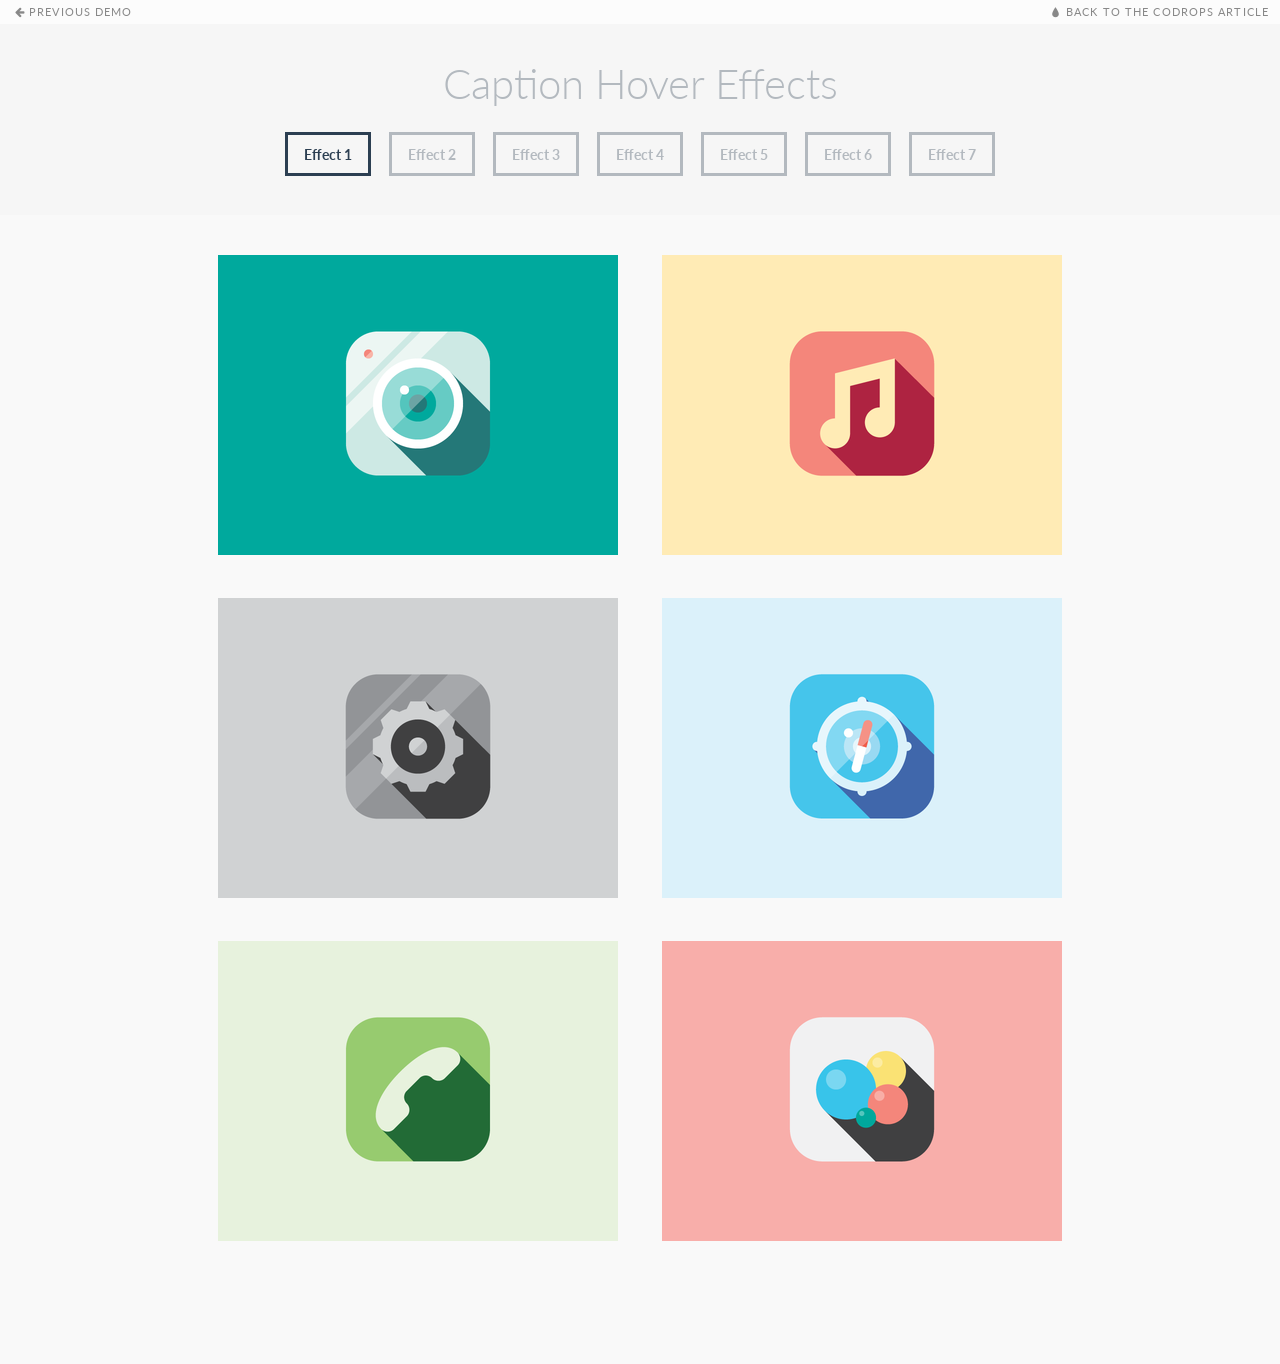
<file: CaptionHoverEffects/index.html>
<!DOCTYPE html>
<html lang="en" class="no-js">
	<head>
		<meta charset="UTF-8" />
		<meta http-equiv="X-UA-Compatible" content="IE=edge,chrome=1"> 
		<meta name="viewport" content="width=device-width, initial-scale=1.0"> 
		<title>Caption Hover Effects - Demo 1</title>
		<meta name="description" content="" />
		<meta name="keywords" content="" />
		<meta name="author" content="Codrops" />
		<link rel="shortcut icon" href="../favicon.ico"> 
		<link rel="stylesheet" type="text/css" href="css/default.css" />
		<link rel="stylesheet" type="text/css" href="css/component.css" />
		<script src="js/modernizr.custom.js"></script>
	</head>
	<body>
		<div class="container demo-1">
			<!-- Top Navigation -->
			<div class="codrops-top clearfix">
				<a class="codrops-icon codrops-icon-prev" href="http://tympanus.net/Development/CreativeButtons/"><span>Previous Demo</span></a>
				<span class="right"><a class="codrops-icon codrops-icon-drop" href="http://tympanus.net/codrops/?p=15469"><span>Back to the Codrops Article</span></a></span>
			</div>
			<header>
				<h1>Caption Hover Effects</h1>	
				<nav class="codrops-demos">
					<a class="current-demo" href="index.html">Effect 1</a>
					<a href="index2.html">Effect 2</a>
					<a href="index3.html">Effect 3</a>
					<a href="index4.html">Effect 4</a>
					<a href="index5.html">Effect 5</a>
					<a href="index6.html">Effect 6</a>
					<a href="index7.html">Effect 7</a>
				</nav>
			</header>
			<ul class="grid cs-style-1">
				<li>
					<figure>
						<img src="images/1.png" alt="img01">
						<figcaption>
							<h3>Camera</h3>
							<span>Jacob Cummings</span>
							<a href="http://dribbble.com/shots/1115632-Camera">Take a look</a>
						</figcaption>
					</figure>
				</li>
				<li>
					<figure>
						<img src="images/2.png" alt="img02">
						<figcaption>
							<h3>Music</h3>
							<span>Jacob Cummings</span>
							<a href="http://dribbble.com/shots/1115960-Music">Take a look</a>
						</figcaption>
					</figure>
				</li>
				<li>
					<figure>
						<img src="images/4.png" alt="img04">
						<figcaption>
							<h3>Settings</h3>
							<span>Jacob Cummings</span>
							<a href="http://dribbble.com/shots/1116685-Settings">Take a look</a>
						</figcaption>
					</figure>
				</li>
				<li>
					<figure>
						<img src="images/5.png" alt="img05">
						<figcaption>
							<h3>Safari</h3>
							<span>Jacob Cummings</span>
							<a href="http://dribbble.com/shots/1116775-Safari">Take a look</a>
						</figcaption>
					</figure>
				</li>
				<li>
					<figure>
						<img src="images/3.png" alt="img03">
						<figcaption>
							<h3>Phone</h3>
							<span>Jacob Cummings</span>
							<a href="http://dribbble.com/shots/1117308-Phone">Take a look</a>
						</figcaption>
					</figure>
				</li>
				<li>
					<figure>
						<img src="images/6.png" alt="img06">
						<figcaption>
							<h3>Game Center</h3>
							<span>Jacob Cummings</span>
							<a href="http://dribbble.com/shots/1118904-Game-Center">Take a look</a>
						</figcaption>
					</figure>
				</li>
			</ul>
		</div><!-- /container -->
		<script src="js/toucheffects.js"></script>
	</body>
</html>
</file>
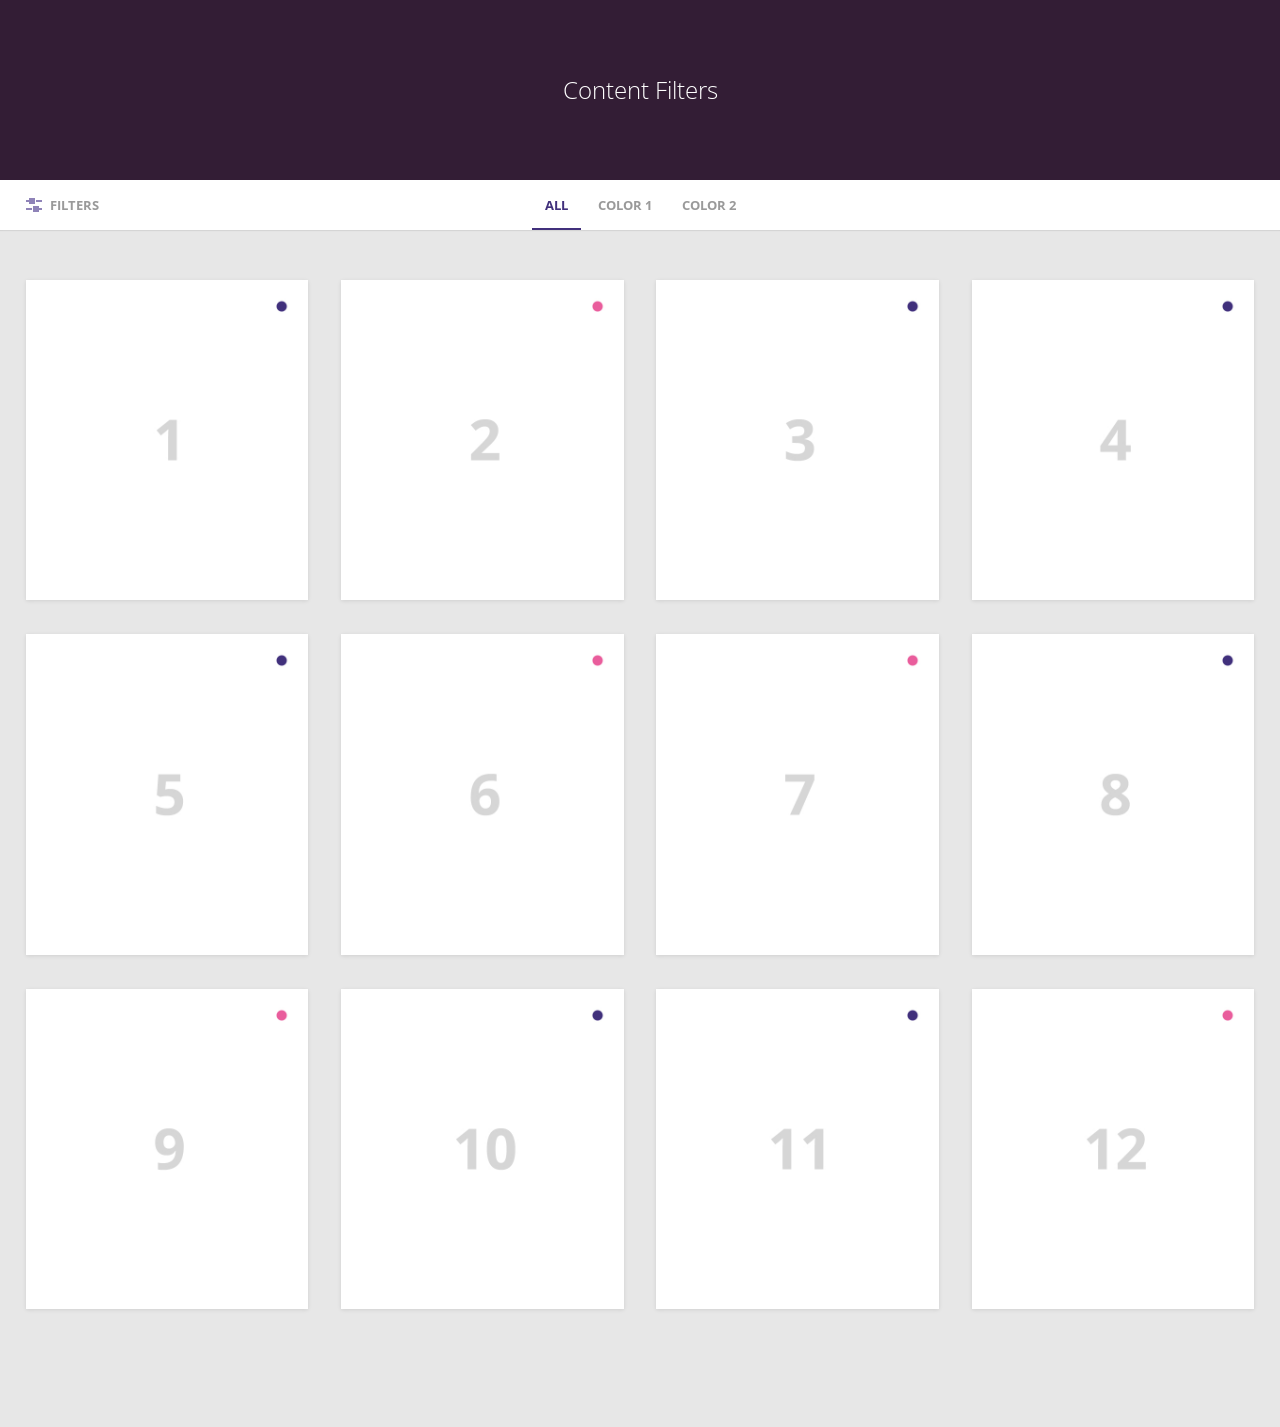
<file: content-filter/index.html>
<!doctype html>
<html lang="en" class="no-js">
<head>
	<meta charset="UTF-8">
	<meta name="viewport" content="width=device-width, initial-scale=1">

	<link href='http://fonts.googleapis.com/css?family=Open+Sans:400,300,600,700' rel='stylesheet' type='text/css'>

	<link rel="stylesheet" href="css/reset.css"> <!-- CSS reset -->
	<link rel="stylesheet" href="css/style.css"> <!-- Resource style -->
	<script src="js/modernizr.js"></script> <!-- Modernizr -->
  	
	<title>Content Filters | CodyHouse</title>
</head>
<body>
	<header class="cd-header">
		<h1>Content Filters</h1>
	</header>

	<main class="cd-main-content">
		<div class="cd-tab-filter-wrapper">
			<div class="cd-tab-filter">
				<ul class="cd-filters">
					<li class="placeholder"> 
						<a data-type="all" href="#0">All</a> <!-- selected option on mobile -->
					</li> 
					<li class="filter"><a class="selected" href="#0" data-type="all">All</a></li>
					<li class="filter" data-filter=".color-1"><a href="#0" data-type="color-1">Color 1</a></li>
					<li class="filter" data-filter=".color-2"><a href="#0" data-type="color-2">Color 2</a></li>
				</ul> <!-- cd-filters -->
			</div> <!-- cd-tab-filter -->
		</div> <!-- cd-tab-filter-wrapper -->

		<section class="cd-gallery">
			<ul>
				<li class="mix color-1 check1 radio2 option3"><img src="img/img-1.jpg" alt="Image 1"></li>
				<li class="mix color-2 check2 radio2 option2"><img src="img/img-2.jpg" alt="Image 2"></li>
				<li class="mix color-1 check3 radio3 option1"><img src="img/img-3.jpg" alt="Image 3"></li>
				<li class="mix color-1 check3 radio2 option4"><img src="img/img-4.jpg" alt="Image 4"></li>
				<li class="mix color-1 check1 radio3 option2"><img src="img/img-5.jpg" alt="Image 5"></li>
				<li class="mix color-2 check2 radio3 option3"><img src="img/img-6.jpg" alt="Image 6"></li>
				<li class="mix color-2 check2 radio2 option1"><img src="img/img-7.jpg" alt="Image 7"></li>
				<li class="mix color-1 check1 radio3 option4"><img src="img/img-8.jpg" alt="Image 8"></li>
				<li class="mix color-2 check1 radio2 option3"><img src="img/img-9.jpg" alt="Image 9"></li>
				<li class="mix color-1 check3 radio2 option4"><img src="img/img-10.jpg" alt="Image 10"></li>
				<li class="mix color-1 check3 radio3 option2"><img src="img/img-11.jpg" alt="Image 11"></li>
				<li class="mix color-2 check1 radio3 option1"><img src="img/img-12.jpg" alt="Image 12"></li>
				<li class="gap"></li>
				<li class="gap"></li>
				<li class="gap"></li>
			</ul>
			<div class="cd-fail-message">No results found</div>
		</section> <!-- cd-gallery -->

		<div class="cd-filter">
			<form>
				<div class="cd-filter-block">
					<h4>Search</h4>
					
					<div class="cd-filter-content">
						<input type="search" placeholder="Try color-1...">
					</div> <!-- cd-filter-content -->
				</div> <!-- cd-filter-block -->

				<div class="cd-filter-block">
					<h4>Check boxes</h4>

					<ul class="cd-filter-content cd-filters list">
						<li>
							<input class="filter" data-filter=".check1" type="checkbox" id="checkbox1">
			    			<label class="checkbox-label" for="checkbox1">Option 1</label>
						</li>

						<li>
							<input class="filter" data-filter=".check2" type="checkbox" id="checkbox2">
							<label class="checkbox-label" for="checkbox2">Option 2</label>
						</li>

						<li>
							<input class="filter" data-filter=".check3" type="checkbox" id="checkbox3">
							<label class="checkbox-label" for="checkbox3">Option 3</label>
						</li>
					</ul> <!-- cd-filter-content -->
				</div> <!-- cd-filter-block -->

				<div class="cd-filter-block">
					<h4>Select</h4>
					
					<div class="cd-filter-content">
						<div class="cd-select cd-filters">
							<select class="filter" name="selectThis" id="selectThis">
								<option value="">Choose an option</option>
								<option value=".option1">Option 1</option>
								<option value=".option2">Option 2</option>
								<option value=".option3">Option 3</option>
								<option value=".option4">Option 4</option>
							</select>
						</div> <!-- cd-select -->
					</div> <!-- cd-filter-content -->
				</div> <!-- cd-filter-block -->

				<div class="cd-filter-block">
					<h4>Radio buttons</h4>

					<ul class="cd-filter-content cd-filters list">
						<li>
							<input class="filter" data-filter="" type="radio" name="radioButton" id="radio1" checked>
							<label class="radio-label" for="radio1">All</label>
						</li>

						<li>
							<input class="filter" data-filter=".radio2" type="radio" name="radioButton" id="radio2">
							<label class="radio-label" for="radio2">Choice 2</label>
						</li>

						<li>
							<input class="filter" data-filter=".radio3" type="radio" name="radioButton" id="radio3">
							<label class="radio-label" for="radio3">Choice 3</label>
						</li>
					</ul> <!-- cd-filter-content -->
				</div> <!-- cd-filter-block -->
			</form>

			<a href="#0" class="cd-close">Close</a>
		</div> <!-- cd-filter -->

		<a href="#0" class="cd-filter-trigger">Filters</a>
	</main> <!-- cd-main-content -->
<script src="js/jquery-2.1.1.js"></script>
<script src="js/jquery.mixitup.min.js"></script>
<script src="js/main.js"></script> <!-- Resource jQuery -->
</body>
</html>
</file>
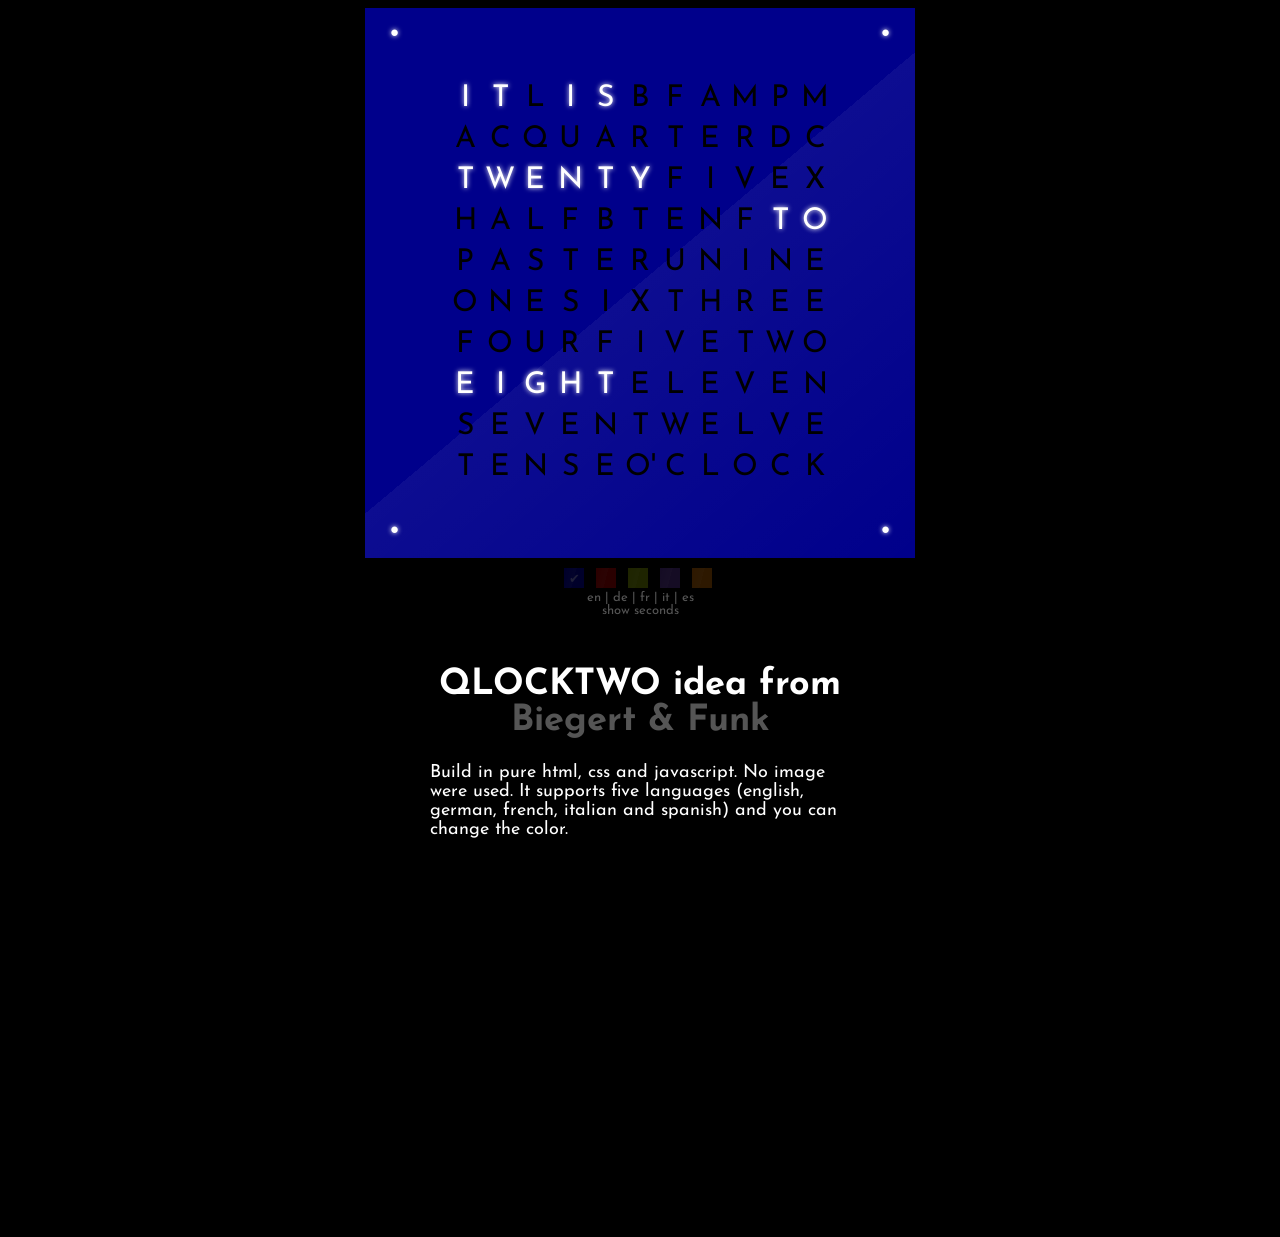
<file: creating-the-qlocktwo-in-html5-css-and-javascript/index.html>
<!DOCTYPE html>
<html>

<head>

  <meta charset="UTF-8">

  <title>CodePen - Creating the QLOCKTWO in HTML5, CSS and Javascript</title>

    <style>
@import url(http://fonts.googleapis.com/css?family=Josefin+Sans);

* { box-sizing: border-box; }

body{
  font-family:'Josefin Sans', Arial, "Trebuchet MS", sans-serif;
  background-color:black;

  /* Codepen flash fix*/
  transform:translateZ(0);
}

#clock{
  position:relative;
  display:block;
  color:#000;
  font-size:30px;
  background: rgb(0,0,139);
  background: rgb(0,0,139) linear-gradient(140deg, rgba(0,0,0,0) 50%, rgba(255,255,255,0.05) 50%, rgba(255,255,255,0.0) 100%);
  width:550px;
  padding:70px;
  margin:0 auto;
  transition:background-color 0.5s linear;
}

#letters, #letters span{
   display:inline-block;
   line-height:41px;
   text-align:center;
   transition:all 0.5s linear;
}
#letters span{
    width:35px;
}

.light{
  color:#fff !important;
  text-shadow: 0px 0px 5px #fff;
}

#settings, #settings a{
  color:#555;
  font-size:13px;
  width:160px;
  margin:10px auto;
}

#settings a:hover{
  text-shadow: 0 0 1px #fff;
}

#settings p{
  margin:0;
  width:100%;
  text-align:center;
}

.button{
  position:relative;
  display:inline-block;
  margin:0 4px;
  background: linear-gradient(-75deg, rgba(0,0,0,0) 50%, rgba(255,255,255,0.05) 50%, rgba(255,255,255,0.0) 100%);
  height:20px;
  opacity:0.3;
  -webkit-transition:opacity 0.5s linear;
     -moz-transition:opacity 0.5s linear;
      -ms-transition:opacity 0.5s linear;
       -o-transition:opacity 0.5s linear;
          transition:opacity 0.5s linear;
  width:20px;
}

#settings:hover .button{
    opacity:1;
}
.button:hover{
    box-shadow:0 0 3px 0 white inset;
}

.selected:before{
    content:'✔';
    position:absolute;
    color:rgba(255,255,255,0.4);
    left:5px;
    top:3px;
}
/* Background colors for the color Setting*/
#darkblue{
    background-color:rgb(0,0,139);
}
#darkred{
    background-color:rgb(139,0,0);
}
#green{
    background-color:rgb(100,120,0);
}
#purple{
    background-color:rgb(70,40,120);
}
#orange{
    background-color:rgb(150,80,0);
}

#desc{
  margin:50px auto;
  width:420px;
  height:520px;
  color:white;
  font-size:18px;
}

/* dots in the edge for showing the minutes */
#e0,#e1,#e2,#e3{ 
    position:absolute;
    color:black;    
    font-size:15px;
}

#e0, #e1{
  top:15px;
}
#e2, #e1{
  right:25px;
}
#e0, #e3{
  left:25px;
}
#e2, #e3{
  bottom:20px;
}

/* Just some basic styling */
h1{
  display:block;
  color:white;
  width:100%;
  text-align:center;
}

a{
  color:#555;
  text-decoration:none;
}

a:hover{
  text-shadow:0 0 2px #555;
}
</style>

    <script src="js/prefixfree.min.js"></script>

</head>

<body>

  <div id="clock">
    <span id="e0">●</span>
    <span id="e1">●</span>
    <span id="e2">●</span>
    <span id="e3">●</span>
    <div id="letters">
    </div>
</div>
<div id="settings">
  <div class="button selected" id="darkblue"></div>
  <div class="button" id="darkred"></div>	
  <div class="button" id="green"></div>
  <div class="button" id="purple"></div>
  <div class="button" id="orange"></div>
  <p><a href="#" id="english">en</a> | <a href="#" id="german">de</a> | <a href="#" id="french">fr</a> | <a href="#" id="italian">it</a> | <a href="#" id="spanish">es</a></p>
  <p><a href="#" id="state">show seconds</a></p>
</div>
<div id="desc">
  <h1>QLOCKTWO idea from <a href="http://qlocktwo.com/">Biegert & Funk</a></h1>
  <p>Build in pure html, css and javascript. No image were used. It supports five languages (english, german, french, italian and spanish) and you can change the color.</p>
</div>

  <script src='http://codepen.io/assets/libs/fullpage/jquery.js'></script>

  <script src="js/index.js"></script>

</body>

</html>
</file>
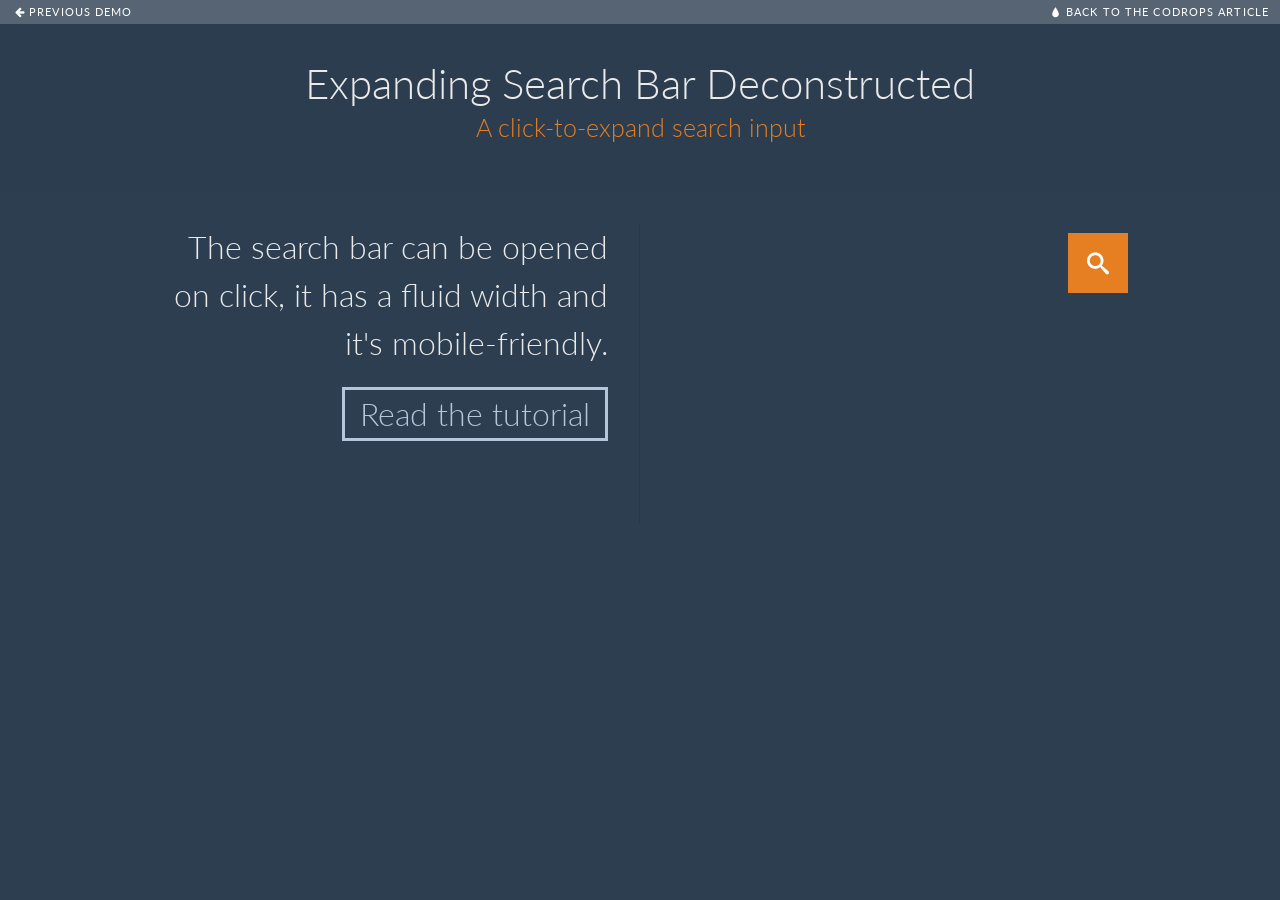
<file: ExpandingSearchBar/index.html>
<!DOCTYPE html>
<html lang="en" class="no-js">
	<head>
		<meta charset="UTF-8" />
		<meta http-equiv="X-UA-Compatible" content="IE=edge,chrome=1"> 
		<meta name="viewport" content="width=device-width, initial-scale=1.0"> 
		<title>Expanding Search Bar Deconstructed</title>
		<meta name="description" content="Expanding Search Bar Deconstructed" />
		<meta name="keywords" content="transition, search, expanding, search input, sliding input, css3, javascript" />
		<meta name="author" content="Codrops" />
		<link rel="shortcut icon" href="../favicon.ico"> 
		<link rel="stylesheet" type="text/css" href="css/default.css" />
		<link rel="stylesheet" type="text/css" href="css/component.css" />
		<script src="js/modernizr.custom.js"></script>
	</head>
	<body>
		<div class="container">
			<!-- Top Navigation -->
			<div class="codrops-top clearfix">
				<a class="codrops-icon codrops-icon-prev" href="http://tympanus.net/Development/ModalWindowEffects/"><span>Previous Demo</span></a>
				<span class="right"><a class="codrops-icon codrops-icon-drop" href="http://tympanus.net/codrops/?p=15599"><span>Back to the Codrops Article</span></a></span>
			</div>
			<header>
				<h1>Expanding Search Bar Deconstructed <span>A click-to-expand search input</span></h1>
			</header>
			<div class="main clearfix">
				<!-- Optional columns for small components -->
				<div class="column">
					<p>The search bar can be opened on click, it has a fluid width and it's mobile-friendly.</p>
					<p><a href="http://tympanus.net/codrops/?p=15599">Read the tutorial</a></p>
				</div>
				<div class="column">
					<div id="sb-search" class="sb-search">
						<form>
							<input class="sb-search-input" placeholder="Enter your search term..." type="text" value="" name="search" id="search">
							<input class="sb-search-submit" type="submit" value="">
							<span class="sb-icon-search"></span>
						</form>
					</div>
				</div>
			</div>
		</div><!-- /container -->
		<script src="js/classie.js"></script>
		<script src="js/uisearch.js"></script>
		<script>
			new UISearch( document.getElementById( 'sb-search' ) );
		</script>
	</body>
</html>
</file>
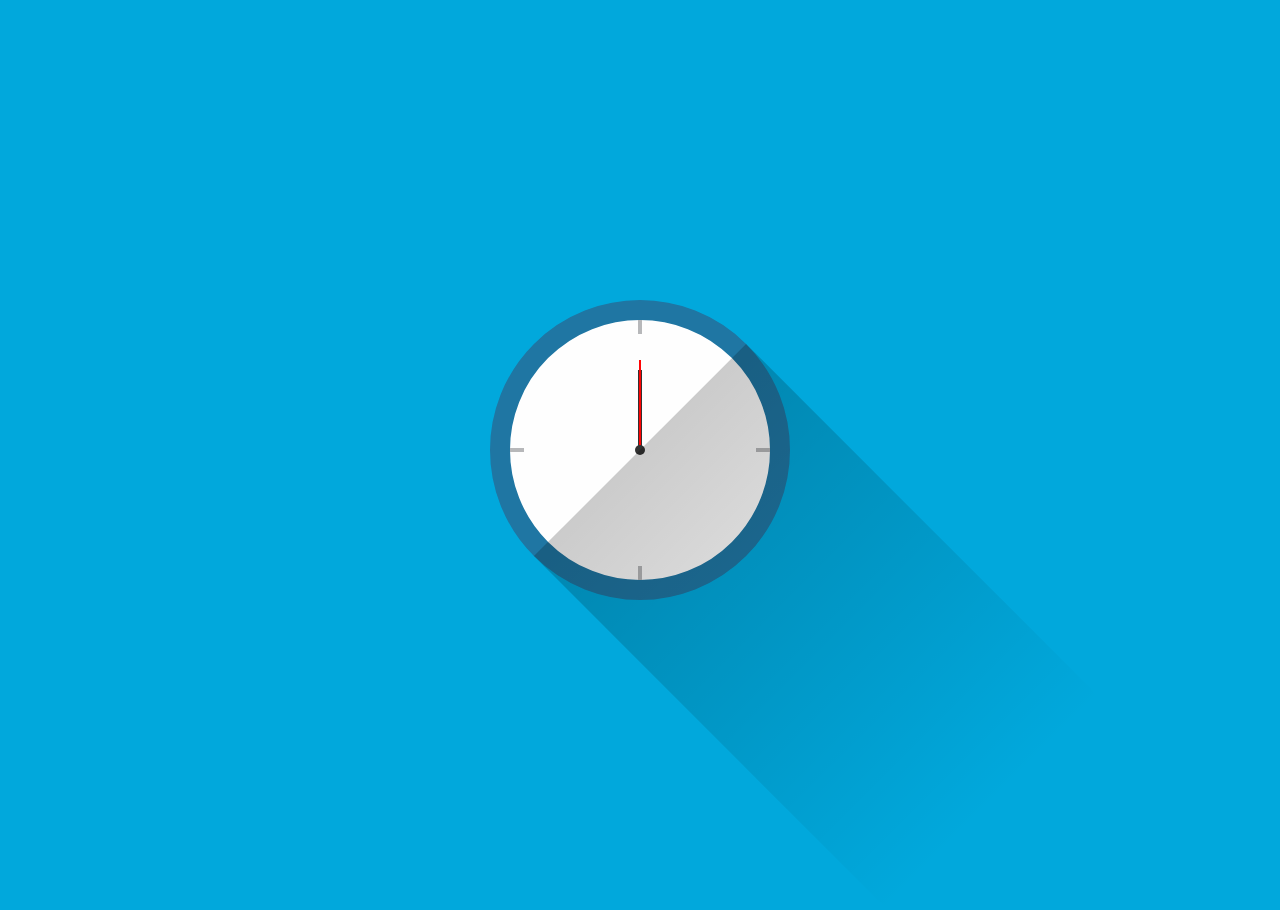
<file: flat-design-clock/index.html>
<!DOCTYPE html>
<html>

<head>

  <meta charset="UTF-8">

  <title>CodePen - Flat design clock</title>

    <link rel="stylesheet" href="css/style.css" media="screen" type="text/css" />

</head>

<body>

<div id="clock">
  <div class="point"></div>
  <div class="point"></div>
  <div class="point"></div>
  <div class="point"></div>
  <div class="hours"></div>
  <div class="minutes"></div>
  <div class="seconds"></div>
  <div class="center"></div>
</div>

  <script src='http://codepen.io/assets/libs/fullpage/jquery.js'></script>

  <script src="js/index.js"></script>

</body>

</html>
</file>
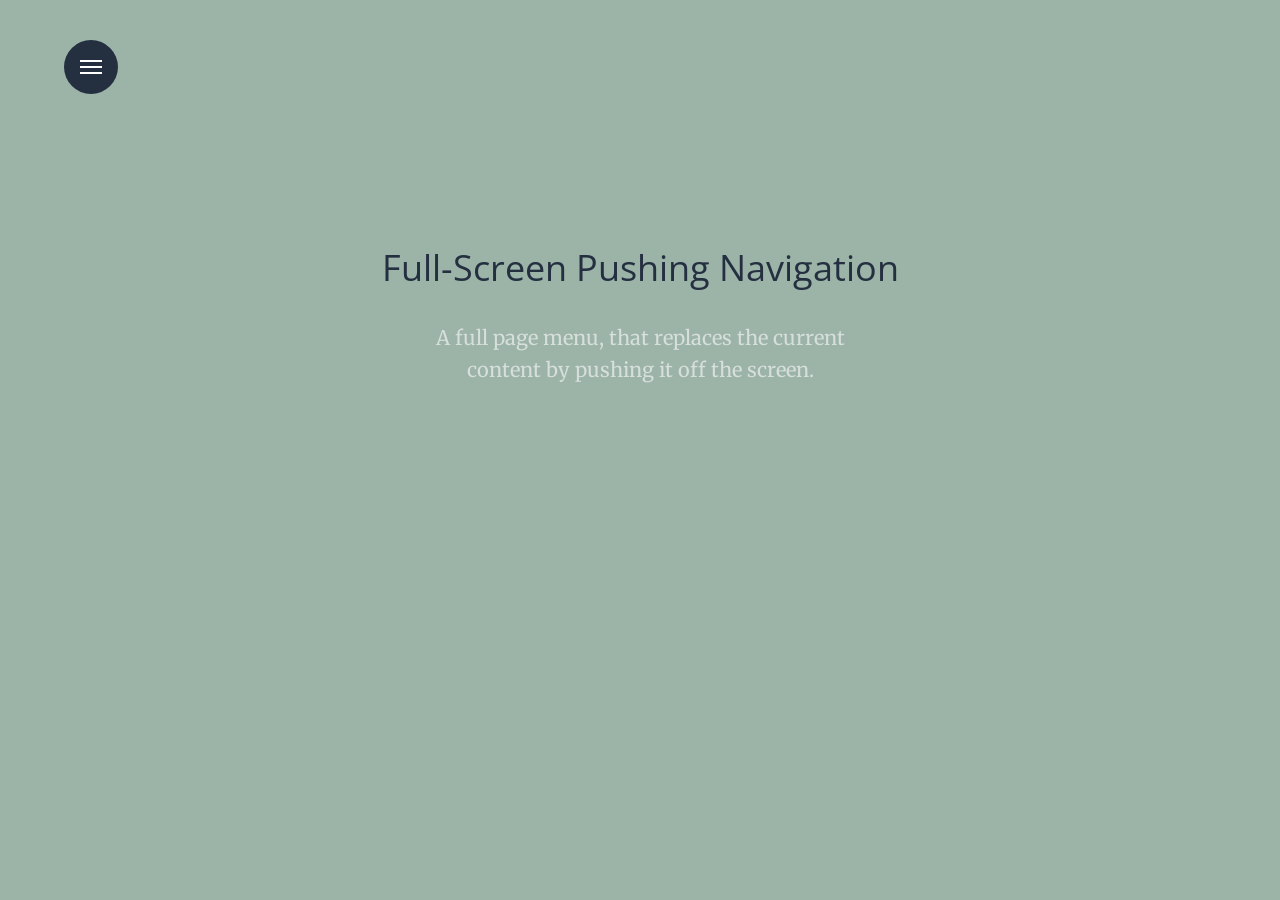
<file: full-scren-pushing-navigation/index.html>
<!doctype html>
<html lang="en" class="no-js">
<head>
	<meta charset="UTF-8">
	<meta name="viewport" content="width=device-width, initial-scale=1">

	<link href='http://fonts.googleapis.com/css?family=Open+Sans:400,800,700|Merriweather:400,700' rel='stylesheet' type='text/css'>

	<link rel="stylesheet" href="css/reset.css"> <!-- CSS reset -->
	<link rel="stylesheet" href="css/style.css"> <!-- Resource style -->
	<script src="js/modernizr.js"></script> <!-- Modernizr -->
  	
	<title>Full-Screen Pushing Navigation | CodyHouse</title>
</head>
<body>
	<main>
		<h1>Full-Screen Pushing Navigation</h1>

		<p>A full page menu, that replaces the current content by pushing it off the screen.</p>
	</main>

	<a href="#cd-nav" class="cd-nav-trigger">Menu 
		<span class="cd-nav-icon"></span>

		<svg x="0px" y="0px" width="54px" height="54px" viewBox="0 0 54 54">
			<circle fill="transparent" stroke="#656e79" stroke-width="1" cx="27" cy="27" r="25" stroke-dasharray="157 157" stroke-dashoffset="157"></circle>
		</svg>
	</a>
	
	<div id="cd-nav" class="cd-nav">
		<div class="cd-navigation-wrapper">
			<div class="cd-half-block">
				<h2>Navigation</h2>

				<nav>
					<ul class="cd-primary-nav">
						<li><a href="#0" class="selected">The team</a></li>
						<li><a href="#0">Our services</a></li>
						<li><a href="#0">Our projects</a></li>
						<li><a href="#0">Start a project</a></li>
						<li><a href="#0">Contact us</a></li>
					</ul>
				</nav>
			</div><!-- .cd-half-block -->
			
			<div class="cd-half-block">
				<address>
					<ul class="cd-contact-info">
						<li><a href="mailto:info@myemail.co">info@myemail.co</a></li>
						<li>0244-12345678</li>
						<li>
							<span>MyStreetName 24</span>
							<span>W1234X</span>
							<span>London, UK</span>
						</li>
					</ul>
				</address>
			</div> <!-- .cd-half-block -->
		</div> <!-- .cd-navigation-wrapper -->
	</div> <!-- .cd-nav -->
<script src="js/jquery-2.1.1.js"></script>
<script src="js/main.js"></script> <!-- Resource jQuery -->
</body>
</html>
</file>
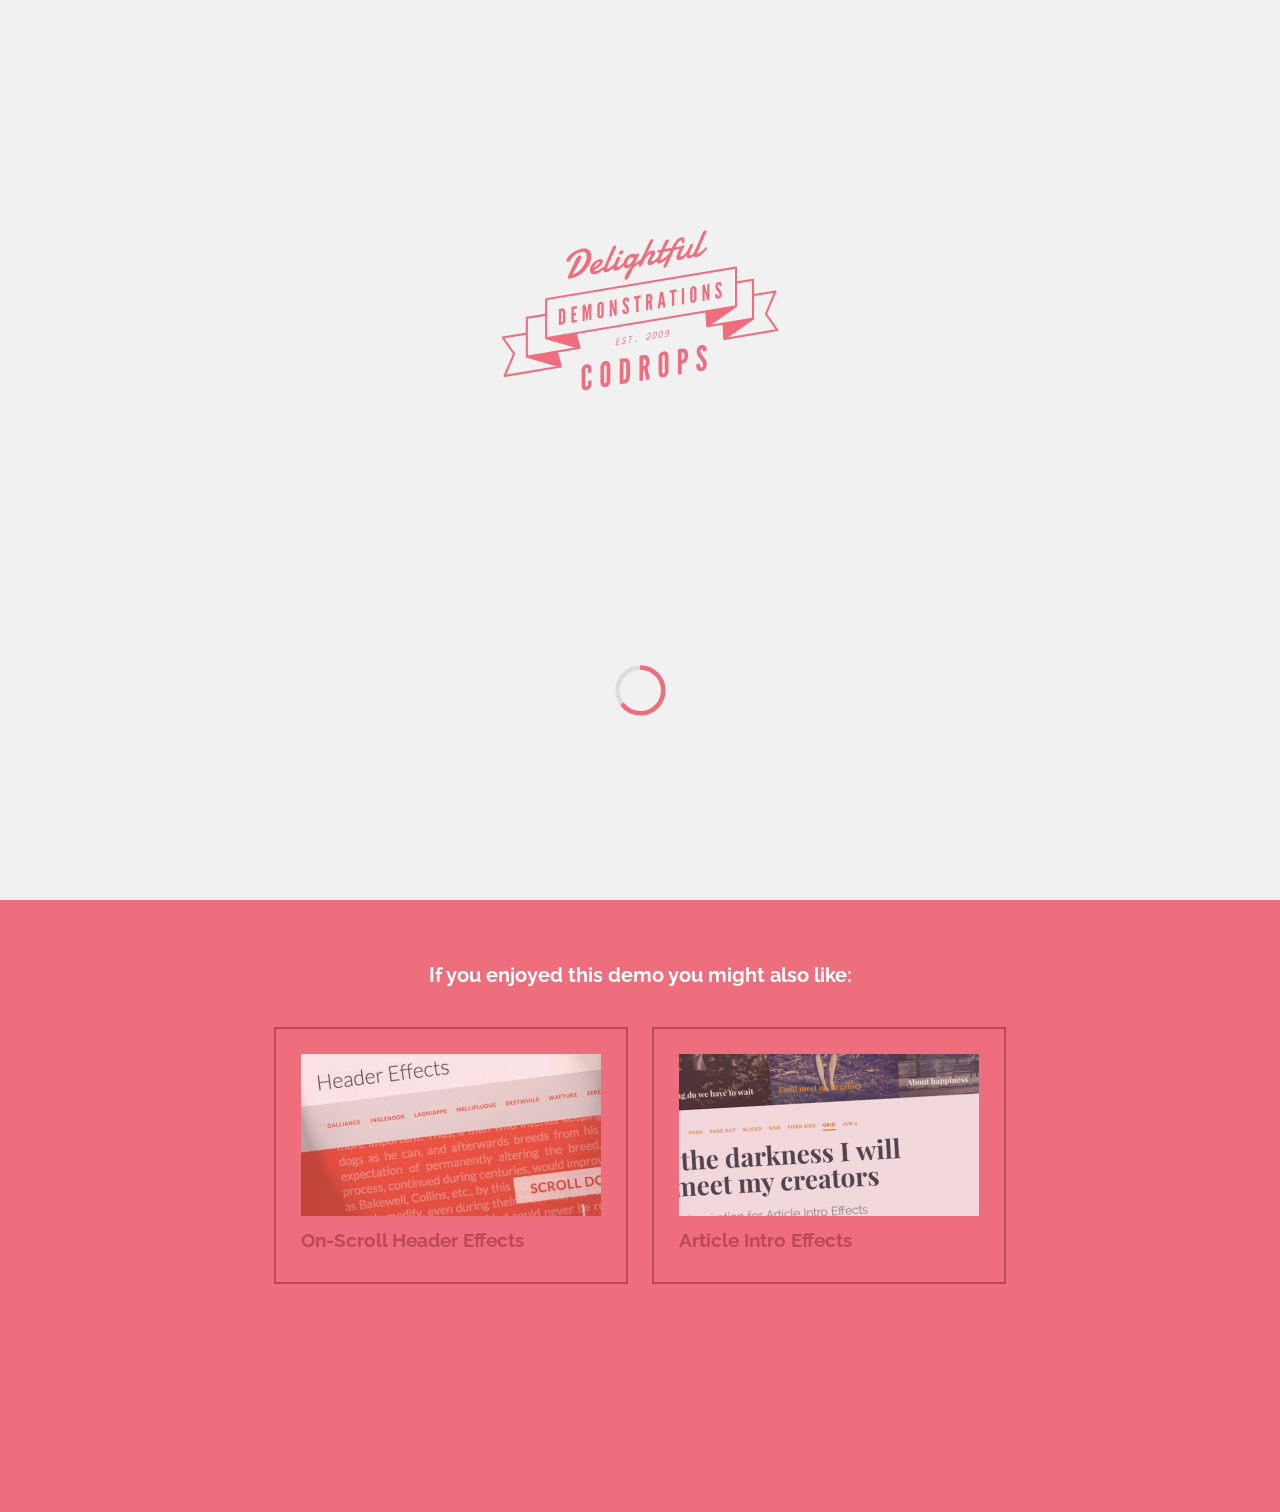
<file: PagePreloadingEffect/index.html>
<!DOCTYPE html>
<html lang="en" class="no-js">
	<head>
		<meta charset="UTF-8" />
		<meta http-equiv="X-UA-Compatible" content="IE=edge"> 
		<meta name="viewport" content="width=device-width, initial-scale=1"> 
		<title>Page Preloading Effect | Demo 1</title>
		<meta name="description" content="Page Preloading Effect: Re-creating the effect seen on fontface.ninja" />
		<meta name="keywords" content="page loading, effect, initial, logo, sliding, web design, css animation, transform" />
		<meta name="author" content="Codrops" />
		<link rel="shortcut icon" href="../favicon.ico">
		<link rel="stylesheet" type="text/css" href="css/normalize.css" />
		<link rel="stylesheet" type="text/css" href="css/demo.css" />
		<link rel="stylesheet" type="text/css" href="css/effect1.css" />
		<script src="js/modernizr.custom.js"></script>
	</head>
	<body class="demo-1">
		<div id="ip-container" class="ip-container">
			<!-- initial header -->
			<header class="ip-header">
				<h1 class="ip-logo">
					<svg class="ip-inner" width="100%" height="100%" viewBox="0 0 300 160" preserveAspectRatio="xMidYMin meet" aria-labelledby="logo_title">
						<title id="logo_title">Delightful Demonstrations by Codrops</title>
						<path d="M279.464,97.909L269.13,83.176l8.756-20.404c0.139-0.322,0.09-0.696-0.126-0.972c-0.217-0.278-0.565-0.413-0.914-0.358 l-19.896,3.227l0.005-13.346c0-0.284-0.125-0.553-0.341-0.736c-0.217-0.183-0.502-0.262-0.781-0.215l-14.866,2.476l-0.002-13.066 c0-0.284-0.126-0.552-0.341-0.735c-0.216-0.183-0.501-0.263-0.782-0.215L61.814,68.626c-0.464,0.077-0.804,0.479-0.805,0.949 l-0.011,13.692l-17.223,2.824c-0.466,0.076-0.808,0.479-0.808,0.951l0.003,13.872l-21.803,3.606 c-0.327,0.054-0.603,0.272-0.73,0.578c-0.129,0.304-0.091,0.654,0.099,0.925l10.333,14.734l-8.755,20.402 c-0.139,0.324-0.09,0.698,0.129,0.976c0.184,0.234,0.464,0.368,0.756,0.368c0.054,0,0.108-0.005,0.162-0.014l52.751-8.97 c0.477-0.082,0.808-0.501,0.798-0.971c0-0.039-0.005-0.079-0.009-0.118c-0.001-0.008,0-0.015-0.001-0.022 c-0.001-0.003-0.002-0.008-0.003-0.011c-0.006-0.045-0.006-0.09-0.019-0.134l-3.55-12.769l20.414-3.433 c0.004-0.001,0.008-0.003,0.014-0.004c0.035-0.007,0.067-0.018,0.101-0.028c0.028-0.008,0.057-0.014,0.083-0.025 c0.026-0.009,0.051-0.024,0.077-0.037c0.031-0.016,0.062-0.03,0.091-0.048c0.021-0.015,0.04-0.032,0.06-0.047 c0.029-0.024,0.06-0.045,0.086-0.071c0.002-0.003,0.006-0.004,0.009-0.007c0.007-0.007,0.011-0.018,0.019-0.025 c0.044-0.046,0.082-0.097,0.116-0.149c0.012-0.021,0.023-0.04,0.034-0.061c0.029-0.054,0.052-0.11,0.07-0.17 c0.004-0.014,0.011-0.027,0.014-0.041c0.019-0.072,0.027-0.147,0.029-0.224c0-0.021-0.003-0.042-0.004-0.062 c-0.002-0.037-0.001-0.073-0.007-0.11c-0.003-0.021-0.012-0.04-0.016-0.06c-0.003-0.013-0.002-0.026-0.005-0.039l-3.49-12.553 l120.449-20.255l0.809,13.004c0.001,0.013,0.005,0.023,0.006,0.035c0.003,0.022,0.001,0.043,0.006,0.064 c0.007,0.045,0.021,0.089,0.034,0.132c0.002,0.008,0.004,0.018,0.006,0.025c0.025,0.072,0.061,0.14,0.102,0.202 c0.008,0.014,0.019,0.027,0.027,0.04c0.039,0.055,0.084,0.106,0.134,0.151c0.007,0.007,0.014,0.014,0.021,0.021 c0.057,0.048,0.119,0.088,0.187,0.123c0.007,0.003,0.014,0.01,0.021,0.015c0.011,0.004,0.023,0.007,0.033,0.011 c0.044,0.021,0.089,0.034,0.136,0.047c0.018,0.006,0.035,0.012,0.055,0.016c0.062,0.014,0.127,0.021,0.193,0.021h0.001h0.001 c0,0,0,0,0.001,0c0.052,0,0.104-0.004,0.158-0.013l14.378-2.412l0.363,13.291c0.01,0.354,0.214,0.674,0.531,0.833 c0.136,0.07,0.285,0.104,0.433,0.104c0.066,0,0.131-0.016,0.196-0.03c0.042,0.006,0.085,0.013,0.128,0.013 c0.054,0,0.106-0.005,0.161-0.014l49.442-8.314c0.326-0.056,0.602-0.274,0.729-0.578C279.69,98.528,279.653,98.18,279.464,97.909z M255.027,52.458l-0.01,34.515l-37.923,6.362l23.118-16.158c0.441-0.095,0.761-0.483,0.761-0.939l-0.006-21.439L255.027,52.458z M62.936,70.393l176.101-29.475l0.009,34.505l-176.138,29.62L62.936,70.393z M60.997,85.222l-0.018,20.959 c0,0.017,0.005,0.033,0.005,0.05c0.002,0.041,0.006,0.081,0.014,0.12c0.004,0.027,0.01,0.053,0.018,0.079 c0.01,0.038,0.022,0.074,0.037,0.11c0.01,0.026,0.021,0.051,0.033,0.075c0.018,0.035,0.039,0.068,0.06,0.101 c0.016,0.021,0.029,0.045,0.046,0.065c0.028,0.034,0.06,0.065,0.092,0.097c0.013,0.013,0.023,0.027,0.037,0.039 c0.003,0.003,0.007,0.005,0.011,0.007c0.018,0.016,0.038,0.027,0.057,0.041c0.03,0.021,0.061,0.043,0.092,0.061 c0.021,0.011,0.043,0.021,0.065,0.03c0.034,0.016,0.069,0.03,0.104,0.041c0.01,0.003,0.02,0.009,0.03,0.012l27.328,7.764 l-44.104,7.417l-0.009-34.428L60.997,85.222z M32.853,121.024c0.131-0.306,0.095-0.659-0.097-0.933l-9.762-13.919l19.979-3.306 l0.005,20.562c0,0.283,0.125,0.552,0.342,0.735c0.125,0.105,0.274,0.175,0.431,0.206c0.088,0.064,0.187,0.117,0.298,0.148 l27.451,7.799l-46.916,7.978L32.853,121.024z M232.894,105.183l23.354-16.322c0.105-0.073,0.189-0.165,0.255-0.266 c0.268-0.174,0.441-0.472,0.441-0.806l0.006-21.169l18.473-2.996l-8.275,19.285c-0.132,0.307-0.095,0.66,0.097,0.934l9.766,13.923 L232.894,105.183z M94.226,32.084c-0.2,0.397-0.46,0.921-0.783,1.574c-0.322,0.652-0.692,1.382-1.108,2.191 c-0.417,0.809-0.868,1.679-1.355,2.611s-0.991,1.869-1.513,2.813c-0.522,0.943-1.056,1.874-1.601,2.792 c-0.545,0.918-1.076,1.772-1.592,2.562c1.267-0.341,2.486-0.868,3.659-1.58c1.173-0.712,2.272-1.539,3.299-2.479 s1.964-1.959,2.815-3.058c0.85-1.098,1.577-2.21,2.181-3.338c0.604-1.128,1.073-2.235,1.408-3.323 c0.334-1.088,0.501-2.089,0.501-3.004c0-0.774-0.096-1.474-0.29-2.098c-0.194-0.625-0.487-1.144-0.88-1.56 c-0.393-0.415-0.895-0.706-1.504-0.874c-0.61-0.168-1.326-0.183-2.147-0.045c-0.762,0.127-1.527,0.329-2.295,0.604 c-0.768,0.276-1.504,0.595-2.208,0.959c-0.704,0.364-1.352,0.763-1.944,1.196c-0.593,0.434-1.1,0.879-1.522,1.337 c-0.469,0.594-0.883,1.18-1.24,1.756c-0.358,0.576-0.71,1.098-1.056,1.566c-0.346,0.469-0.719,0.866-1.117,1.19 c-0.399,0.325-0.868,0.532-1.408,0.623c-1.009,0.169-1.513-0.193-1.513-1.084c0-0.562,0.182-1.2,0.545-1.912 c0.363-0.711,0.871-1.441,1.521-2.189c0.651-0.749,1.425-1.494,2.322-2.236c0.897-0.742,1.885-1.429,2.965-2.062 c1.079-0.632,2.228-1.185,3.448-1.659c1.22-0.474,2.475-0.819,3.765-1.035c1.501-0.251,2.81-0.247,3.923,0.012 c1.114,0.259,2.038,0.717,2.771,1.375c0.733,0.658,1.278,1.484,1.637,2.479c0.357,0.996,0.536,2.104,0.536,3.323 c0,1.22-0.208,2.533-0.625,3.939c-0.417,1.407-1.026,2.823-1.83,4.247c-0.804,1.425-1.794,2.816-2.973,4.175 s-2.533,2.605-4.064,3.741c-1.53,1.136-3.226,2.118-5.084,2.945c-1.859,0.827-3.868,1.421-6.025,1.782 c-0.469,0.079-0.839-0.009-1.108-0.263c-0.27-0.254-0.405-0.598-0.405-1.032c0-0.34,0.059-0.678,0.176-1.015s0.27-0.655,0.458-0.957 l7.231-15.583c0.34-0.585,0.677-1.064,1.012-1.436c0.334-0.373,0.645-0.671,0.932-0.896c0.288-0.224,0.542-0.38,0.766-0.471 c0.223-0.09,0.393-0.145,0.51-0.165c0.528-0.088,0.903,0.001,1.126,0.269s0.334,0.612,0.334,1.035c0,0.34-0.059,0.708-0.176,1.103 C94.583,31.327,94.425,31.711,94.226,32.084z M112.224,32.116c0.973-0.163,1.7-0.05,2.182,0.339 c0.481,0.388,0.721,0.999,0.721,1.832c0,0.492-0.129,1.03-0.387,1.613c-0.258,0.583-0.704,1.206-1.337,1.869 s-1.481,1.374-2.542,2.132c-1.062,0.759-2.39,1.564-3.985,2.417c0.059,0.331,0.24,0.567,0.545,0.709 c0.305,0.142,0.709,0.171,1.214,0.087c0.54-0.09,1.117-0.266,1.733-0.528c0.615-0.261,1.225-0.565,1.83-0.913 c0.604-0.348,1.193-0.713,1.768-1.097c0.574-0.383,1.093-0.743,1.557-1.079c0.463-0.335,0.851-0.623,1.162-0.863 c0.311-0.24,0.519-0.392,0.625-0.456c0.105-0.088,0.202-0.146,0.29-0.172c0.088-0.026,0.167-0.045,0.237-0.057 c0.141-0.023,0.258-0.011,0.352,0.038s0.173,0.112,0.237,0.189s0.108,0.164,0.132,0.259c0.023,0.096,0.035,0.179,0.035,0.249 c0,0.106-0.012,0.234-0.035,0.384c-0.024,0.151-0.111,0.333-0.264,0.545c-0.059,0.069-0.255,0.26-0.589,0.574 c-0.334,0.314-0.765,0.691-1.293,1.131c-0.527,0.44-1.141,0.916-1.838,1.425c-0.698,0.51-1.437,0.995-2.217,1.453 c-0.78,0.459-1.592,0.868-2.436,1.226c-0.845,0.358-1.678,0.606-2.499,0.743c-0.704,0.118-1.328,0.087-1.874-0.091 c-0.545-0.179-1.009-0.465-1.39-0.858c-0.381-0.394-0.672-0.873-0.871-1.438c-0.2-0.564-0.299-1.175-0.299-1.832 c0-0.504,0.1-1.075,0.299-1.713c0.199-0.637,0.486-1.292,0.862-1.965s0.836-1.345,1.381-2.017c0.545-0.671,1.158-1.287,1.838-1.847 c0.68-0.559,1.428-1.042,2.243-1.448C110.426,32.552,111.297,32.271,112.224,32.116z M111.59,34.65 c-0.059-0.002-0.111,0-0.158,0.008s-0.1,0.017-0.158,0.026c-0.446,0.075-0.862,0.232-1.25,0.473 c-0.387,0.241-0.742,0.532-1.064,0.873c-0.323,0.342-0.61,0.715-0.862,1.121c-0.252,0.406-0.478,0.805-0.677,1.195 c-0.2,0.392-0.367,0.763-0.501,1.113c-0.135,0.351-0.237,0.644-0.308,0.878c0.41-0.28,0.835-0.591,1.275-0.935 c0.44-0.343,0.854-0.67,1.24-0.981c0.387-0.312,0.724-0.59,1.012-0.838c0.287-0.247,0.489-0.416,0.607-0.506 c0.528-0.416,0.891-0.785,1.091-1.106c0.2-0.32,0.299-0.587,0.299-0.797c0-0.176-0.056-0.308-0.167-0.395 C111.857,34.693,111.73,34.65,111.59,34.65z M119.666,38.594c-0.129,0.292-0.255,0.626-0.378,1.004 c-0.123,0.378-0.185,0.708-0.185,0.99c0,0.176,0.036,0.311,0.106,0.405s0.205,0.124,0.405,0.09c0.246-0.041,0.554-0.166,0.923-0.375 c0.37-0.208,0.768-0.469,1.196-0.781c0.428-0.312,0.874-0.662,1.337-1.051c0.463-0.388,0.923-0.788,1.381-1.198 c0.458-0.411,0.894-0.818,1.311-1.222c0.417-0.404,0.789-0.774,1.117-1.111c0.094-0.098,0.206-0.175,0.334-0.232 c0.129-0.057,0.24-0.093,0.334-0.108c0.234-0.04,0.428,0.01,0.581,0.149c0.152,0.139,0.229,0.343,0.229,0.612 c0,0.247-0.082,0.536-0.246,0.869c-0.165,0.333-0.452,0.68-0.862,1.042c-0.75,0.818-1.507,1.601-2.27,2.35 c-0.762,0.75-1.522,1.425-2.278,2.026c-0.757,0.602-1.508,1.105-2.252,1.511c-0.745,0.406-1.469,0.668-2.173,0.786 c-0.481,0.081-0.882,0.083-1.205,0.008c-0.323-0.075-0.581-0.208-0.774-0.398c-0.193-0.19-0.332-0.431-0.414-0.722 c-0.082-0.292-0.123-0.607-0.123-0.947c0-0.575,0.084-1.178,0.255-1.811c0.17-0.632,0.373-1.22,0.607-1.764 c0.411-0.984,0.827-1.962,1.249-2.936c0.422-0.974,0.81-1.865,1.162-2.675l5.331-12.239c0.211-0.493,0.496-0.863,0.854-1.111 c0.357-0.247,0.718-0.401,1.082-0.462c0.363-0.061,0.695-0.017,0.994,0.133s0.449,0.447,0.449,0.893c0,0.211-0.05,0.442-0.15,0.693 c-0.099,0.251-0.226,0.525-0.378,0.82c-0.293,0.601-0.642,1.333-1.047,2.198c-0.405,0.866-0.839,1.806-1.302,2.822 c-0.464,1.016-0.938,2.072-1.425,3.168c-0.486,1.096-0.962,2.164-1.425,3.203c-0.463,1.04-0.897,2.024-1.302,2.954 C120.308,37.105,119.958,37.912,119.666,38.594z M128.304,30.974c0.199-0.362,0.428-0.635,0.687-0.819 c0.257-0.184,0.521-0.298,0.792-0.344c0.446-0.074,0.83,0.005,1.152,0.238c0.322,0.233,0.484,0.573,0.484,1.019 c-0.012,0.108-0.026,0.216-0.044,0.324c-0.017,0.108-0.055,0.22-0.114,0.336c-0.164,0.333-0.299,0.613-0.404,0.842 c-0.106,0.229-0.203,0.441-0.291,0.638c-0.088,0.196-0.173,0.389-0.255,0.579c-0.082,0.189-0.182,0.417-0.299,0.683 c-0.141,0.317-0.299,0.663-0.475,1.039s-0.343,0.758-0.501,1.148c-0.158,0.39-0.293,0.77-0.404,1.141 c-0.112,0.371-0.167,0.703-0.167,0.996c0,0.317,0.079,0.512,0.238,0.585c0.158,0.073,0.384,0.085,0.677,0.036 c0.328-0.055,0.671-0.182,1.029-0.383c0.357-0.201,0.718-0.443,1.082-0.727c0.363-0.283,0.721-0.598,1.073-0.944 c0.352-0.346,0.684-0.692,0.994-1.038c0.311-0.345,0.599-0.674,0.862-0.989c0.264-0.313,0.484-0.591,0.66-0.832 c0.234-0.262,0.469-0.413,0.703-0.452c0.211-0.036,0.384,0.029,0.519,0.194s0.202,0.395,0.202,0.688c0,0.27-0.067,0.568-0.202,0.896 s-0.355,0.652-0.66,0.973c-0.598,0.71-1.208,1.396-1.83,2.057s-1.258,1.26-1.909,1.797c-0.651,0.537-1.305,0.989-1.961,1.357 c-0.657,0.368-1.319,0.608-1.988,0.72c-0.95,0.159-1.697,0.041-2.243-0.355c-0.545-0.396-0.818-1.109-0.818-2.142 c0-0.539,0.076-1.08,0.229-1.622c0.153-0.541,0.334-1.073,0.546-1.596c0.211-0.521,0.434-1.028,0.668-1.519 c0.234-0.491,0.434-0.955,0.598-1.394c0.059-0.162,0.161-0.414,0.308-0.755c0.146-0.341,0.302-0.689,0.466-1.045 C127.893,31.887,128.093,31.443,128.304,30.974z M130.239,26.691c0-0.27,0.05-0.557,0.149-0.861s0.249-0.59,0.449-0.858 c0.199-0.268,0.449-0.503,0.748-0.706c0.299-0.202,0.653-0.338,1.064-0.407c0.68-0.114,1.155-0.061,1.425,0.158 s0.405,0.527,0.405,0.926c0,0.223-0.044,0.477-0.132,0.761c-0.088,0.285-0.22,0.556-0.396,0.814s-0.404,0.487-0.686,0.687 c-0.282,0.2-0.616,0.332-1.003,0.396c-0.727,0.122-1.237,0.093-1.53-0.087C130.438,27.335,130.274,27.061,130.239,26.691z M142.607,27.049c0.516-0.086,0.968-0.097,1.355-0.033c0.387,0.064,0.715,0.15,0.985,0.257c0.305,0.137,0.575,0.297,0.809,0.48 c0.165-0.133,0.34-0.262,0.528-0.388c0.165-0.109,0.346-0.213,0.546-0.312c0.199-0.097,0.398-0.163,0.598-0.196 c0.516-0.086,0.915-0.047,1.196,0.116c0.282,0.164,0.422,0.393,0.422,0.686c0,0.153-0.042,0.312-0.124,0.478l-4.117,8.483 l0.334-0.355c1.384-1.041,2.521-1.867,3.414-2.479c0.891-0.613,1.601-1.074,2.129-1.386c0.527-0.311,0.906-0.513,1.135-0.604 s0.372-0.142,0.431-0.151c0.27-0.045,0.479,0.023,0.625,0.203c0.146,0.181,0.22,0.424,0.22,0.729c0,0.34-0.097,0.702-0.29,1.086 s-0.49,0.687-0.889,0.905c-0.527,0.358-1.144,0.752-1.848,1.18c-0.704,0.429-1.437,0.895-2.199,1.397 c-0.762,0.503-1.527,1.05-2.296,1.642c-0.768,0.592-1.486,1.226-2.155,1.9l-3.413,6.747c-0.281,0.716-0.537,1.304-0.765,1.764 s-0.455,0.833-0.678,1.116c-0.223,0.284-0.451,0.492-0.686,0.625c-0.235,0.133-0.504,0.225-0.81,0.276 c-0.457,0.077-0.818-0.021-1.082-0.294c-0.264-0.272-0.396-0.632-0.396-1.078c0-0.469,0.112-1.033,0.334-1.692 c0.223-0.658,0.537-1.382,0.942-2.171c0.404-0.789,0.894-1.627,1.469-2.515c0.574-0.888,1.214-1.802,1.917-2.74l2.182-3.145 c-0.446,0.485-0.886,0.911-1.319,1.276c-0.434,0.366-0.851,0.673-1.25,0.922c-0.399,0.249-0.771,0.443-1.117,0.583 c-0.346,0.14-0.648,0.232-0.906,0.275c-0.469,0.079-0.903,0.043-1.301-0.107c-0.399-0.15-0.742-0.395-1.029-0.734 c-0.288-0.339-0.514-0.759-0.678-1.259c-0.164-0.5-0.246-1.061-0.246-1.683c0-1.29,0.249-2.499,0.748-3.626 c0.499-1.127,1.138-2.123,1.918-2.986c0.78-0.864,1.642-1.574,2.586-2.13C140.78,27.555,141.704,27.2,142.607,27.049z M141.938,30.257c-0.551,0.092-1.085,0.32-1.601,0.682c-0.516,0.362-0.974,0.802-1.373,1.32c-0.398,0.519-0.715,1.09-0.95,1.716 c-0.235,0.626-0.352,1.25-0.352,1.871c0,0.188,0.015,0.388,0.044,0.6c0.03,0.212,0.094,0.404,0.193,0.575 c0.1,0.171,0.247,0.302,0.44,0.393c0.194,0.091,0.46,0.107,0.801,0.051c0.246-0.042,0.537-0.198,0.871-0.471 c0.334-0.273,0.68-0.606,1.038-1s0.707-0.822,1.047-1.284c0.339-0.461,0.648-0.909,0.923-1.342s0.495-0.818,0.66-1.157 c0.164-0.338,0.246-0.583,0.246-0.736c0-0.258-0.07-0.472-0.211-0.642c-0.141-0.17-0.313-0.302-0.519-0.397 c-0.205-0.094-0.422-0.155-0.651-0.182C142.316,30.227,142.114,30.228,141.938,30.257z M149.363,35.929 c0.282-0.645,0.604-1.365,0.968-2.159c0.363-0.794,0.73-1.583,1.1-2.366s0.719-1.528,1.047-2.234c0.328-0.706,0.604-1.306,0.827-1.8 l5.806-12.39c0.07-0.164,0.179-0.33,0.325-0.495s0.313-0.319,0.501-0.462c0.188-0.143,0.388-0.264,0.599-0.364 c0.211-0.1,0.422-0.167,0.633-0.203c0.517-0.086,0.874-0.049,1.074,0.111c0.198,0.16,0.299,0.381,0.299,0.662 c0,0.258-0.064,0.542-0.193,0.851c-0.13,0.309-0.276,0.6-0.44,0.874c-0.517,0.966-1.012,1.938-1.486,2.914s-0.95,1.959-1.426,2.948 c-0.475,0.989-0.952,1.972-1.434,2.949c-0.48,0.978-0.984,1.951-1.513,2.918c0.328-0.372,0.678-0.758,1.047-1.161 c0.369-0.402,0.771-0.779,1.205-1.134c0.434-0.354,0.908-0.665,1.425-0.934c0.516-0.268,1.091-0.455,1.725-0.561 c0.375-0.063,0.732-0.087,1.072-0.074c0.341,0.013,0.64,0.078,0.898,0.192c0.257,0.115,0.463,0.298,0.615,0.548 c0.152,0.25,0.229,0.575,0.229,0.974c0,0.528-0.079,1.025-0.237,1.491s-0.36,0.917-0.606,1.351c-0.247,0.435-0.517,0.854-0.81,1.261 c-0.294,0.407-0.572,0.817-0.836,1.231s-0.492,0.836-0.687,1.267c-0.193,0.431-0.313,0.886-0.36,1.362 c0,0.024-0.003,0.047-0.009,0.072s-0.009,0.048-0.009,0.072c0,0.235,0.079,0.368,0.237,0.4c0.158,0.033,0.36,0.028,0.607-0.014 c0.316-0.053,0.656-0.171,1.021-0.355c0.363-0.184,0.729-0.409,1.1-0.676c0.369-0.267,0.738-0.561,1.108-0.881 c0.369-0.319,0.721-0.642,1.056-0.968c0.334-0.326,0.642-0.638,0.923-0.938c0.282-0.299,0.522-0.56,0.722-0.781 c0.105-0.111,0.217-0.2,0.334-0.267c0.117-0.066,0.229-0.108,0.335-0.126c0.211-0.035,0.39,0.014,0.536,0.147s0.22,0.336,0.22,0.605 c0,0.246-0.085,0.542-0.255,0.887s-0.461,0.71-0.871,1.096c-0.645,0.671-1.302,1.321-1.971,1.949 c-0.668,0.628-1.343,1.198-2.022,1.71c-0.681,0.513-1.358,0.943-2.032,1.29c-0.675,0.347-1.335,0.575-1.979,0.683 c-0.833,0.14-1.501,0.061-2.005-0.236c-0.505-0.296-0.757-0.855-0.757-1.677c0-0.598,0.103-1.181,0.308-1.749 c0.205-0.568,0.457-1.126,0.757-1.675c0.299-0.548,0.618-1.083,0.959-1.604c0.34-0.52,0.639-1.024,0.896-1.513 c0.141-0.223,0.249-0.426,0.325-0.609c0.077-0.183,0.115-0.374,0.115-0.573c0-0.176-0.048-0.312-0.141-0.408 c-0.095-0.096-0.241-0.127-0.44-0.094c-0.691,0.116-1.331,0.393-1.917,0.832c-0.587,0.438-1.127,0.962-1.619,1.572 s-0.95,1.265-1.372,1.962c-0.422,0.699-0.815,1.366-1.179,2.001c-0.165,0.286-0.332,0.609-0.502,0.972s-0.346,0.735-0.527,1.118 c-0.183,0.382-0.373,0.763-0.572,1.143s-0.407,0.722-0.624,1.028c-0.218,0.306-0.445,0.561-0.687,0.766 c-0.24,0.204-0.489,0.328-0.747,0.372c-0.411,0.068-0.728,0.001-0.95-0.202c-0.223-0.203-0.334-0.486-0.334-0.85 c0-0.27,0.047-0.562,0.141-0.876C149,36.791,149.152,36.398,149.363,35.929z M172.094,25.123c-0.435,0.917-0.845,1.811-1.231,2.678 c-0.388,0.868-0.751,1.671-1.091,2.408c-0.141,0.306-0.279,0.654-0.413,1.046c-0.136,0.392-0.203,0.729-0.203,1.01 c0,0.165,0.038,0.287,0.114,0.368c0.076,0.082,0.203,0.107,0.379,0.078c0.246-0.042,0.557-0.167,0.933-0.376 c0.375-0.209,0.779-0.471,1.213-0.784c0.435-0.312,0.892-0.665,1.373-1.057c0.48-0.391,0.952-0.792,1.416-1.204 c0.463-0.412,0.906-0.82,1.328-1.226c0.423-0.405,0.798-0.775,1.126-1.112c0.188-0.16,0.363-0.254,0.528-0.281 c0.199-0.033,0.363,0.027,0.492,0.181c0.129,0.155,0.193,0.367,0.193,0.636c0,0.27-0.064,0.556-0.193,0.859 s-0.363,0.618-0.703,0.944c-0.763,0.82-1.534,1.606-2.314,2.358c-0.779,0.752-1.554,1.43-2.321,2.034 c-0.769,0.604-1.528,1.109-2.279,1.516c-0.75,0.407-1.478,0.67-2.181,0.788c-0.47,0.079-0.862,0.083-1.18,0.013 c-0.316-0.07-0.571-0.198-0.765-0.383c-0.193-0.184-0.332-0.413-0.413-0.687c-0.083-0.273-0.124-0.574-0.124-0.903 c0-0.586,0.1-1.213,0.3-1.88c0.199-0.667,0.422-1.272,0.668-1.818c0.353-0.786,0.701-1.565,1.047-2.339s0.684-1.516,1.012-2.228 l-0.757,0.126c-0.656,0.11-1.107,0.08-1.354-0.09c-0.246-0.17-0.369-0.389-0.369-0.659c0-0.117,0.038-0.268,0.114-0.451 c0.076-0.183,0.188-0.359,0.334-0.531c0.146-0.171,0.326-0.327,0.537-0.468c0.211-0.141,0.451-0.234,0.721-0.279l1.9-0.318 l3.712-7.993c0.234-0.485,0.524-0.853,0.871-1.104c0.346-0.251,0.707-0.409,1.082-0.471c0.352-0.059,0.674-0.019,0.968,0.119 c0.293,0.139,0.439,0.425,0.439,0.859c0,0.223-0.05,0.457-0.149,0.703c-0.1,0.245-0.231,0.534-0.396,0.866 c-0.105,0.218-0.235,0.477-0.387,0.777c-0.153,0.302-0.314,0.622-0.484,0.961c-0.17,0.339-0.346,0.694-0.527,1.064 c-0.183,0.371-0.361,0.729-0.537,1.075c-0.398,0.817-0.82,1.68-1.267,2.587l5.735-0.959c0.281-0.047,0.539-0.076,0.774-0.086 c0.234-0.01,0.437,0.015,0.606,0.075s0.302,0.158,0.396,0.294c0.095,0.137,0.142,0.334,0.142,0.592c0,0.129-0.021,0.262-0.062,0.397 c-0.041,0.136-0.117,0.266-0.229,0.39c-0.111,0.125-0.264,0.238-0.457,0.341c-0.193,0.103-0.443,0.191-0.748,0.266L172.094,25.123z M188.279,22.204c-0.61,0.125-1.188,0.24-1.733,0.343c-0.545,0.103-1.075,0.201-1.592,0.293s-1.026,0.18-1.53,0.265 c-0.505,0.084-1.015,0.17-1.531,0.256c-0.305,0.649-0.647,1.402-1.029,2.257c-0.381,0.855-0.78,1.752-1.195,2.69 c-0.417,0.938-0.834,1.884-1.249,2.839c-0.417,0.956-0.813,1.86-1.188,2.715s-0.716,1.626-1.02,2.317 c-0.306,0.69-0.552,1.238-0.739,1.646c-0.13,0.292-0.288,0.567-0.476,0.827s-0.393,0.491-0.615,0.692s-0.452,0.366-0.687,0.493 c-0.234,0.127-0.451,0.208-0.65,0.241c-0.282,0.047-0.534,0.019-0.757-0.084c-0.223-0.104-0.334-0.308-0.334-0.613 c0-0.152,0.034-0.337,0.105-0.554c0.07-0.217,0.17-0.471,0.299-0.762l6.21-14.199l-0.933,0.156 c-0.645,0.108-1.084,0.082-1.318-0.079c-0.235-0.16-0.353-0.375-0.353-0.645c0-0.282,0.146-0.579,0.439-0.892 c0.294-0.313,0.722-0.517,1.284-0.611l2.076-0.348c0.833-1.816,1.669-3.34,2.508-4.571c0.838-1.231,1.662-2.231,2.472-3 c0.809-0.769,1.598-1.34,2.366-1.715c0.768-0.375,1.504-0.621,2.208-0.739c0.328-0.055,0.642-0.043,0.94,0.036 c0.3,0.08,0.563,0.229,0.792,0.448c0.229,0.22,0.414,0.515,0.555,0.884c0.141,0.37,0.211,0.818,0.211,1.346 c0,0.504-0.07,1.073-0.211,1.707c-0.035,0.17-0.105,0.32-0.211,0.449c-0.105,0.129-0.224,0.24-0.352,0.332 c-0.13,0.091-0.259,0.163-0.388,0.214c-0.129,0.051-0.24,0.084-0.334,0.1c-0.235,0.039-0.452,0.02-0.651-0.059 c-0.199-0.078-0.299-0.234-0.299-0.468c0-0.153,0.009-0.295,0.026-0.427c0.018-0.132,0.026-0.262,0.026-0.391 c0-0.493-0.092-0.83-0.272-1.01c-0.183-0.181-0.426-0.246-0.73-0.194c-0.363,0.061-0.789,0.29-1.275,0.688 c-0.487,0.398-0.979,0.903-1.478,1.514c-0.499,0.611-0.977,1.292-1.435,2.043c-0.457,0.751-0.832,1.502-1.126,2.255l4.1-0.686 c0.363-0.061,0.703-0.112,1.021-0.153c0.316-0.041,0.595-0.052,0.835-0.034c0.241,0.019,0.429,0.084,0.563,0.196 c0.135,0.112,0.202,0.297,0.202,0.555c0,0.129-0.023,0.262-0.069,0.399c-0.048,0.137-0.127,0.271-0.238,0.4 c-0.111,0.13-0.267,0.25-0.466,0.359C188.854,22.035,188.596,22.127,188.279,22.204z M203.779,25.398 c-0.517,0.673-1.117,1.345-1.804,2.017s-1.393,1.286-2.12,1.841c-0.727,0.556-1.442,1.024-2.146,1.406 c-0.703,0.382-1.337,0.62-1.899,0.714c-0.563,0.094-1.021,0.013-1.373-0.245c-0.352-0.258-0.527-0.768-0.527-1.53 c0-0.54,0.094-1.183,0.281-1.93c-0.305,0.509-0.686,1.036-1.144,1.582c-0.457,0.545-0.979,1.061-1.565,1.546 c-0.587,0.485-1.243,0.909-1.971,1.271c-0.728,0.362-1.52,0.615-2.375,0.758c-0.387,0.064-0.759,0.086-1.117,0.063 c-0.358-0.022-0.672-0.11-0.941-0.264c-0.27-0.154-0.486-0.385-0.65-0.692c-0.165-0.307-0.247-0.712-0.247-1.217 c0-0.011,0.023-0.194,0.071-0.548c0.047-0.354,0.195-0.924,0.448-1.711c0.252-0.787,0.643-1.817,1.17-3.09 c0.528-1.273,1.272-2.834,2.234-4.684c0.246-0.487,0.53-0.854,0.853-1.102c0.323-0.248,0.672-0.403,1.048-0.466 c0.164-0.027,0.334-0.035,0.51-0.023c0.176,0.011,0.34,0.048,0.493,0.111c0.151,0.062,0.274,0.153,0.369,0.272 c0.094,0.12,0.141,0.267,0.141,0.442c0,0.118-0.018,0.232-0.053,0.343c-0.059,0.209-0.185,0.491-0.378,0.846 c-0.194,0.355-0.42,0.763-0.678,1.222c-0.259,0.46-0.531,0.954-0.818,1.483s-0.554,1.072-0.8,1.629 c-0.247,0.558-0.458,1.118-0.634,1.68c-0.176,0.563-0.275,1.1-0.3,1.607c0,0.211,0.06,0.395,0.177,0.551 c0.117,0.157,0.311,0.212,0.58,0.167c0.763-0.127,1.49-0.46,2.182-0.999c0.692-0.538,1.332-1.17,1.918-1.896 c0.586-0.725,1.117-1.489,1.592-2.29c0.476-0.801,0.871-1.527,1.188-2.178c0.223-0.436,0.42-0.897,0.59-1.383 c0.17-0.485,0.354-0.939,0.554-1.359c0.2-0.42,0.429-0.781,0.687-1.082c0.258-0.301,0.581-0.484,0.968-0.549 c0.422-0.071,0.756,0.008,1.003,0.237c0.246,0.229,0.369,0.531,0.369,0.906c0,0.211-0.079,0.515-0.237,0.911 s-0.358,0.852-0.599,1.367c-0.24,0.516-0.501,1.066-0.782,1.653c-0.282,0.587-0.543,1.179-0.783,1.776 c-0.241,0.597-0.439,1.176-0.599,1.736c-0.158,0.56-0.237,1.069-0.237,1.526c0,0.422,0.259,0.59,0.774,0.504 c0.363-0.061,0.814-0.242,1.354-0.543c0.539-0.301,1.105-0.692,1.698-1.172c0.592-0.48,1.184-1.028,1.776-1.643 c0.592-0.615,1.117-1.26,1.575-1.935L203.779,25.398z M204.325,24.427c-0.13,0.292-0.256,0.626-0.379,1.004 c-0.123,0.379-0.185,0.708-0.185,0.99c0,0.176,0.035,0.311,0.105,0.405s0.205,0.124,0.404,0.091 c0.246-0.042,0.555-0.166,0.924-0.375s0.768-0.469,1.196-0.781s0.874-0.662,1.337-1.051c0.464-0.388,0.924-0.788,1.381-1.198 c0.458-0.411,0.895-0.818,1.312-1.223c0.416-0.404,0.788-0.774,1.117-1.11c0.094-0.098,0.205-0.175,0.334-0.232 c0.129-0.057,0.24-0.093,0.334-0.109c0.235-0.039,0.429,0.011,0.581,0.149s0.229,0.343,0.229,0.612c0,0.247-0.082,0.536-0.246,0.868 c-0.164,0.333-0.452,0.68-0.862,1.042c-0.751,0.818-1.507,1.602-2.27,2.351c-0.763,0.75-1.522,1.424-2.278,2.026 c-0.756,0.602-1.508,1.105-2.252,1.512c-0.745,0.406-1.469,0.668-2.173,0.786c-0.481,0.081-0.883,0.083-1.205,0.008 s-0.581-0.208-0.774-0.398c-0.193-0.191-0.331-0.432-0.413-0.723s-0.123-0.607-0.123-0.947c0-0.574,0.085-1.178,0.255-1.811 s0.373-1.22,0.607-1.764c0.41-0.983,0.826-1.962,1.249-2.936c0.422-0.974,0.81-1.865,1.161-2.675l5.33-12.24 c0.212-0.493,0.496-0.863,0.854-1.11c0.358-0.247,0.719-0.402,1.082-0.462c0.363-0.061,0.695-0.017,0.994,0.132 c0.299,0.15,0.448,0.447,0.448,0.893c0,0.211-0.05,0.443-0.149,0.694c-0.099,0.251-0.226,0.524-0.378,0.82 c-0.293,0.601-0.643,1.333-1.047,2.198c-0.404,0.866-0.839,1.806-1.302,2.822c-0.464,1.016-0.938,2.072-1.425,3.167 c-0.487,1.096-0.963,2.164-1.426,3.203s-0.896,2.023-1.302,2.954C204.967,22.938,204.617,23.745,204.325,24.427z M128.476,106.198 l3.118-0.522l-0.125,0.597l-2.476,0.414l-0.451,2.188l2.043-0.343l-0.115,0.596l-2.043,0.342l-0.547,2.654l2.476-0.414l-0.125,0.597 l-3.118,0.521L128.476,106.198z M134.695,108.382c-0.643-0.324-1.065-0.562-0.864-1.535c0.183-0.895,0.921-1.786,1.833-1.938 c0.902-0.15,1.2,0.442,1.2,1.249l-0.653,0.205c0-0.471-0.134-0.918-0.681-0.827c-0.604,0.102-0.94,0.647-1.055,1.204 c-0.106,0.536-0.048,0.689,0.834,1.146c0.681,0.356,1.142,0.673,0.931,1.696c-0.211,1.044-0.921,1.959-1.996,2.139 c-1.132,0.189-1.382-0.518-1.267-1.555l0.662-0.197c-0.067,0.723-0.029,1.253,0.749,1.123c0.557-0.093,1.036-0.548,1.199-1.343 C135.76,108.875,135.28,108.668,134.695,108.382z M140.933,104.688l-1.382,0.231l0.125-0.597l3.377-0.564l-0.125,0.596l-1.353,0.227 l-1.238,6.033l-0.643,0.108L140.933,104.688z M145.617,108.311l0.883-0.147l-0.297,1.47l-0.883,0.147L145.617,108.311z M155.618,107.481l3.021-3.567c0.375-0.447,0.672-0.794,0.787-1.332c0.125-0.625-0.183-1.016-0.806-0.911 c-0.758,0.127-1.267,0.808-1.506,1.538l-0.614,0.018c0.373-1.129,1.122-1.993,2.254-2.183c1.008-0.168,1.564,0.353,1.354,1.405 c-0.135,0.637-0.547,1.186-1.008,1.733l-2.668,3.162l2.754-0.46l-0.124,0.596l-3.569,0.598L155.618,107.481z M165.502,103.207 c-0.221,1.064-0.527,3.371-2.484,3.698c-1.958,0.328-1.324-1.957-1.085-3.101c0.317-1.56,0.624-3.396,2.485-3.708 C166.452,99.756,165.655,102.462,165.502,103.207z M162.604,103.692c-0.537,2.604-0.115,2.697,0.537,2.588 c0.739-0.124,1.181-0.495,1.688-2.961c0.528-2.564,0.135-2.71-0.547-2.596C163.075,100.926,162.873,102.371,162.604,103.692z M171.261,102.243c-0.222,1.064-0.528,3.371-2.485,3.699c-1.957,0.327-1.324-1.958-1.084-3.102c0.316-1.56,0.623-3.396,2.484-3.708 C172.21,98.793,171.414,101.498,171.261,102.243z M168.363,102.729c-0.538,2.604-0.115,2.697,0.536,2.588 c0.74-0.123,1.182-0.495,1.689-2.961c0.527-2.564,0.134-2.71-0.547-2.596C168.833,99.962,168.632,101.407,168.363,102.729z M173.594,104.051c0.24,0.229,0.519,0.394,0.931,0.324c1.16-0.194,1.545-1.736,1.756-2.626c-0.441,0.4-0.874,0.664-1.372,0.748 c-1.209,0.202-1.439-0.748-1.219-1.851c0.24-1.173,1.056-2.278,2.284-2.483c1.659-0.278,1.323,1.774,1.064,3.037 c-0.269,1.351-0.873,3.506-2.619,3.798c-0.519,0.086-0.988-0.037-1.306-0.339L173.594,104.051z M175.801,98.797 c-0.787,0.131-1.257,0.901-1.43,1.717c-0.153,0.755-0.105,1.486,0.757,1.342c0.452-0.075,0.922-0.471,1.307-0.833 C176.846,98.986,176.405,98.695,175.801,98.797z M73.942,93.839V78.715l1.75-0.293c2.058-0.344,3.169-0.119,3.766,0.934 c0.577,1.056,0.659,2.935,0.659,5.899c0,2.963-0.082,4.849-0.659,6.098c-0.597,1.252-1.708,1.85-3.766,2.194L73.942,93.839z M76.165,91.245c0.762-0.128,1.194-0.282,1.42-1.061c0.103-0.367,0.185-0.916,0.206-1.64c0.021-0.724,0.021-1.69,0.021-2.925 c0-1.235,0-2.202-0.021-2.919c-0.021-0.696-0.103-1.217-0.206-1.57c-0.227-0.683-0.659-0.693-1.42-0.565V91.245z M85.713,76.746 l5.084-0.851v2.284l-2.861,0.479v3.972l2.058-0.344v2.428l-2.058,0.344v4.157l2.861-0.479v2.283l-5.084,0.851V76.746z M99.831,89.507l-1.42-9.269l-0.083-0.625l-0.124,0.021v10.145l-2.058,0.345V75l2.717-0.455l1.317,6.693l0.103,0.785l0.041-0.007 l0.104-0.819l1.317-7.135l2.717-0.455v15.125l-2.058,0.345V78.932l-0.124,0.021l-0.083,0.651l-1.42,9.745L99.831,89.507z M116.006,83.693c-0.021,0.62-0.144,1.197-0.371,1.708c-0.185,0.442-0.473,0.882-0.885,1.259c-0.412,0.398-0.967,0.677-1.708,0.801 c-0.741,0.124-1.317,0.035-1.729-0.226c-0.412-0.239-0.679-0.586-0.864-0.966c-0.227-0.436-0.35-0.971-0.371-1.584v-8.911 c0.021-0.6,0.144-1.176,0.371-1.687c0.185-0.443,0.453-0.899,0.864-1.277s0.988-0.68,1.729-0.804 c0.741-0.124,1.296-0.011,1.708,0.229s0.7,0.604,0.885,0.984c0.227,0.436,0.35,0.97,0.371,1.563V83.693z M113.784,75.155 c0-0.412-0.082-0.686-0.288-0.898c-0.103-0.086-0.268-0.12-0.453-0.089c-0.391,0.066-0.577,0.385-0.659,0.666 c-0.062,0.175-0.083,0.363-0.083,0.569v8.91c0,0.432,0.103,0.702,0.309,0.895c0.103,0.086,0.247,0.123,0.433,0.092 c0.391-0.064,0.576-0.343,0.659-0.666c0.062-0.154,0.082-0.343,0.082-0.568V75.155z M123.97,77.586l-0.185-0.669l-0.124,0.021v8.581 l-2.038,0.341V70.736l1.976-0.331l2.162,7.52l0.185,0.669l0.124-0.021v-8.581l2.038-0.341v15.124l-1.976,0.331L123.97,77.586z M137.552,72.124c0-0.494-0.021-1.045-0.165-1.454c-0.144-0.387-0.371-0.637-0.72-0.579c-0.576,0.117-0.762,0.745-0.762,1.629 c0,0.514,0.227,1.011,0.556,1.532c0.33,0.521,0.761,1.045,1.194,1.611c0.515,0.675,1.029,1.371,1.42,2.066 c0.391,0.696,0.659,1.434,0.659,2.257c0,1.008-0.165,1.982-0.638,2.761c-0.473,0.779-1.235,1.359-2.449,1.562 c-1.42,0.237-2.223-0.163-2.675-0.91s-0.556-1.821-0.556-2.953l2.182-0.571c0,0.638,0.021,1.272,0.185,1.718 c0.144,0.471,0.391,0.758,0.864,0.679c0.659-0.109,0.906-0.852,0.906-1.818c0-0.494-0.247-1.029-0.576-1.57 c-0.185-0.257-0.371-0.535-0.576-0.809c-0.433-0.545-0.906-1.165-1.399-1.844c-0.494-0.679-0.864-1.399-1.091-2.164 c-0.123-0.37-0.185-0.771-0.185-1.183c0-0.823,0.185-1.739,0.659-2.497c0.474-0.738,1.194-1.332,2.243-1.528 c1.338-0.245,2.12,0.181,2.552,0.91c0.433,0.751,0.556,1.739,0.556,2.582L137.552,72.124z M144.26,69.232v-2.284l6.421-1.075v2.284 l-2.099,0.352v12.84l-2.223,0.372v-12.84L144.26,69.232z M159.634,79.5l-1.152-6.186l-0.597,0.1v6.378l-2.224,0.372V65.041 l2.224-0.372c2.655-0.444,3.786,0.868,3.786,3.728c0,1.502-0.391,2.926-1.234,3.643l1.42,7.088L159.634,79.5z M157.885,71.355 c0.309-0.051,0.721-0.161,1.049-0.505c0.33-0.343,0.598-0.943,0.598-2.014c0-1.07-0.268-1.601-0.598-1.834 c-0.328-0.232-0.74-0.184-1.049-0.132V71.355z M166.589,78.335l2.284-15.506l2.717-0.455l2.284,14.742l-2.16,0.362l-0.412-3.018 l-2.141,0.358l-0.411,3.155L166.589,78.335z M170.355,67.499l-0.062-0.381l-0.123,0.021l-0.062,0.401l-0.639,4.881l1.523-0.255 L170.355,67.499z M177.784,63.622v-2.284l6.421-1.075v2.284l-2.099,0.351v12.84l-2.224,0.372v-12.84L177.784,63.622z M189.185,59.43 l2.224-0.372v15.124l-2.224,0.372V59.43z M202.952,69.143c-0.02,0.621-0.144,1.197-0.37,1.708c-0.185,0.442-0.473,0.882-0.885,1.259 c-0.411,0.398-0.967,0.676-1.708,0.8s-1.317,0.035-1.729-0.225c-0.411-0.239-0.679-0.586-0.863-0.967 c-0.228-0.435-0.351-0.97-0.371-1.583v-8.91c0.021-0.601,0.144-1.177,0.371-1.688c0.185-0.442,0.452-0.899,0.863-1.276 c0.412-0.377,0.988-0.679,1.729-0.803s1.297-0.012,1.708,0.228c0.412,0.24,0.7,0.604,0.885,0.984c0.227,0.435,0.351,0.97,0.37,1.563 V69.143z M200.73,60.605c0-0.412-0.083-0.686-0.289-0.898c-0.103-0.086-0.267-0.12-0.452-0.089 c-0.392,0.065-0.576,0.384-0.658,0.666c-0.062,0.175-0.083,0.363-0.083,0.569v8.91c0,0.432,0.104,0.703,0.309,0.895 c0.104,0.085,0.247,0.123,0.433,0.092c0.391-0.065,0.576-0.343,0.658-0.666c0.062-0.154,0.083-0.343,0.083-0.569V60.605z M210.916,63.037l-0.185-0.669l-0.124,0.021v8.581l-2.037,0.341V56.187l1.976-0.331l2.161,7.519l0.186,0.669l0.123-0.021v-8.581 l2.037-0.341v15.124l-1.976,0.331L210.916,63.037z M224.498,57.574c0-0.494-0.021-1.046-0.164-1.454 c-0.145-0.388-0.371-0.638-0.721-0.579c-0.576,0.117-0.762,0.745-0.762,1.629c0,0.515,0.227,1.012,0.556,1.532 c0.33,0.521,0.762,1.045,1.193,1.611c0.515,0.675,1.03,1.371,1.421,2.067s0.658,1.433,0.658,2.256c0,1.009-0.164,1.982-0.638,2.761 s-1.235,1.359-2.449,1.562c-1.42,0.238-2.223-0.163-2.676-0.91c-0.452-0.748-0.556-1.821-0.556-2.953l2.182-0.571 c0,0.638,0.021,1.272,0.186,1.718c0.144,0.47,0.391,0.758,0.864,0.679c0.658-0.11,0.905-0.851,0.905-1.819 c0-0.494-0.247-1.028-0.576-1.57c-0.185-0.257-0.37-0.535-0.576-0.809c-0.433-0.545-0.905-1.166-1.399-1.844 s-0.864-1.398-1.091-2.163c-0.124-0.37-0.186-0.771-0.186-1.183c0-0.823,0.186-1.739,0.659-2.497 c0.474-0.738,1.193-1.332,2.243-1.528c1.338-0.245,2.12,0.18,2.552,0.911c0.433,0.75,0.556,1.738,0.556,2.582L224.498,57.574z M104.578,145.636v3.263c-0.032,0.975-0.226,1.879-0.582,2.682c-0.29,0.694-0.743,1.384-1.389,1.978 c-0.646,0.624-1.519,1.062-2.682,1.256c-1.164,0.195-2.068,0.056-2.714-0.354c-0.646-0.376-1.066-0.919-1.357-1.517 c-0.355-0.685-0.549-1.524-0.582-2.488v-13.989c0.033-0.942,0.227-1.847,0.582-2.649c0.291-0.695,0.711-1.411,1.357-2.004 c0.646-0.593,1.55-1.067,2.714-1.262c1.163-0.194,2.036-0.018,2.682,0.358c0.646,0.377,1.099,0.947,1.389,1.545 c0.356,0.684,0.55,1.523,0.582,2.454v3.264l-3.263,0.546v-3.263c0-0.646-0.162-1.071-0.517-1.399 c-0.161-0.135-0.452-0.184-0.808-0.124c-0.614,0.103-0.905,0.604-1.066,1.051c-0.097,0.275-0.129,0.571-0.162,0.899v13.989 c0.032,0.674,0.227,1.093,0.55,1.396c0.162,0.134,0.387,0.193,0.678,0.144c0.743-0.124,1.034-0.561,1.195-1.071 c0.097-0.243,0.129-0.539,0.129-0.895v-3.263L104.578,145.636z M122.217,145.946c-0.032,0.975-0.226,1.879-0.582,2.683 c-0.291,0.694-0.743,1.384-1.389,1.977c-0.646,0.625-1.519,1.062-2.682,1.257c-1.163,0.194-2.068,0.055-2.714-0.354 c-0.646-0.377-1.066-0.921-1.356-1.519c-0.355-0.683-0.549-1.523-0.582-2.487v-13.989c0.032-0.942,0.226-1.847,0.582-2.649 c0.291-0.694,0.711-1.411,1.356-2.004c0.646-0.593,1.551-1.067,2.714-1.262s2.036-0.018,2.682,0.358 c0.646,0.377,1.099,0.947,1.389,1.545c0.355,0.684,0.549,1.523,0.582,2.455V145.946z M118.728,132.541 c0-0.646-0.129-1.077-0.452-1.411c-0.162-0.134-0.42-0.188-0.711-0.139c-0.614,0.103-0.905,0.604-1.034,1.045 c-0.097,0.275-0.129,0.57-0.129,0.894v13.989c0,0.679,0.162,1.104,0.484,1.405c0.162,0.135,0.388,0.193,0.679,0.146 c0.614-0.103,0.905-0.539,1.034-1.046c0.097-0.242,0.129-0.538,0.129-0.894V132.541z M131.037,149.349v-23.746l2.746-0.46 c3.231-0.54,4.976-0.186,5.912,1.467c0.905,1.657,1.034,4.608,1.034,9.261s-0.129,7.613-1.034,9.575 c-0.937,1.965-2.681,2.903-5.912,3.444L131.037,149.349z M134.526,145.275c1.195-0.2,1.874-0.442,2.229-1.665 c0.162-0.576,0.291-1.438,0.323-2.574c0.032-1.136,0.032-2.654,0.032-4.593s0-3.457-0.032-4.583 c-0.033-1.093-0.162-1.911-0.323-2.465c-0.355-1.072-1.035-1.088-2.229-0.888V145.275z M155.752,145.213l-1.81-9.713l-0.937,0.157 v10.016l-3.489,0.584v-23.746l3.489-0.584c4.167-0.697,5.945,1.363,5.945,5.854c0,2.358-0.614,4.594-1.939,5.721l2.229,11.128 L155.752,145.213z M153.006,132.427c0.484-0.081,1.13-0.255,1.647-0.793c0.517-0.539,0.938-1.481,0.938-3.161 c0-1.681-0.421-2.515-0.938-2.881c-0.518-0.365-1.163-0.29-1.647-0.209V132.427z M176.72,136.825 c-0.033,0.975-0.227,1.88-0.582,2.683c-0.29,0.694-0.743,1.384-1.389,1.977c-0.646,0.625-1.519,1.062-2.683,1.257 c-1.162,0.195-2.066,0.056-2.714-0.354c-0.646-0.377-1.065-0.92-1.356-1.518c-0.355-0.684-0.549-1.523-0.582-2.487v-13.989 c0.033-0.942,0.227-1.848,0.582-2.65c0.291-0.694,0.711-1.41,1.356-2.004c0.647-0.593,1.552-1.066,2.714-1.261 c1.164-0.195,2.036-0.019,2.683,0.358c0.646,0.376,1.099,0.946,1.389,1.544c0.355,0.684,0.549,1.523,0.582,2.455V136.825z M173.23,123.42c0-0.646-0.129-1.077-0.452-1.41c-0.162-0.135-0.42-0.188-0.712-0.14c-0.613,0.103-0.904,0.604-1.033,1.046 c-0.097,0.274-0.129,0.57-0.129,0.894v13.989c0,0.679,0.161,1.104,0.484,1.405c0.162,0.135,0.388,0.193,0.678,0.145 c0.614-0.103,0.905-0.539,1.035-1.045c0.096-0.242,0.129-0.538,0.129-0.895V123.42z M185.539,116.482l3.489-0.584 c1.519-0.255,3.037-0.121,4.2,0.783c1.163,0.903,1.938,2.583,1.938,5.297s-0.775,4.62-1.938,5.914 c-1.163,1.293-2.682,1.999-4.2,2.253v9.499l-3.489,0.584V116.482z M189.028,126.592c1.066-0.178,1.744-0.485,2.133-1.1 c0.387-0.582,0.483-1.471,0.483-2.795c0-1.325-0.097-2.245-0.483-2.763c-0.389-0.517-1.066-0.661-2.133-0.482V126.592z M209.155,118.895c0-0.775-0.032-1.643-0.258-2.283c-0.227-0.608-0.582-1.001-1.131-0.909c-0.905,0.184-1.195,1.169-1.195,2.559 c0,0.808,0.355,1.588,0.872,2.406c0.518,0.818,1.195,1.642,1.874,2.529c0.808,1.061,1.615,2.153,2.229,3.246 c0.614,1.093,1.034,2.25,1.034,3.542c0,1.583-0.258,3.112-1.001,4.335c-0.743,1.224-1.938,2.135-3.846,2.453 c-2.229,0.373-3.489-0.256-4.199-1.43c-0.711-1.173-0.872-2.858-0.872-4.635l3.424-0.896c0,1.001,0.032,1.997,0.291,2.697 c0.227,0.737,0.613,1.189,1.356,1.065c1.035-0.173,1.422-1.337,1.422-2.854c0-0.776-0.387-1.615-0.904-2.466 c-0.29-0.404-0.582-0.84-0.904-1.271c-0.679-0.855-1.423-1.83-2.197-2.896c-0.775-1.065-1.356-2.196-1.713-3.396 c-0.193-0.581-0.29-1.211-0.29-1.857c0-1.292,0.29-2.73,1.033-3.921c0.743-1.158,1.874-2.091,3.522-2.398 c2.1-0.384,3.327,0.283,4.006,1.43c0.679,1.179,0.872,2.729,0.872,4.054L209.155,118.895z" />
					</svg>
				</h1>
				<div class="ip-loader">
					<svg class="ip-inner" width="60px" height="60px" viewBox="0 0 80 80">
						<path class="ip-loader-circlebg" d="M40,10C57.351,10,71,23.649,71,40.5S57.351,71,40.5,71 S10,57.351,10,40.5S23.649,10,40.5,10z"/>
						<path id="ip-loader-circle" class="ip-loader-circle" d="M40,10C57.351,10,71,23.649,71,40.5S57.351,71,40.5,71 S10,57.351,10,40.5S23.649,10,40.5,10z"/>
					</svg>
				</div>
			</header>
			<!-- top bar -->
			<div class="codrops-top clearfix">
				<a class="codrops-icon codrops-icon-prev" href="http://tympanus.net/Development/FullscreenForm/"><span>Previous Demo</span></a>
				<span class="right"><a class="codrops-icon codrops-icon-drop" href="http://tympanus.net/codrops/?p=19535"><span>Back to the Codrops Article</span></a></span>
			</div>
			<!-- main content -->
			<div class="ip-main">
				<nav class="codrops-demos">
					<a class="current-demo" href="index.html">Demo 1</a>
					<a href="index2.html">Demo 2</a>
				</nav>
				<h2>Make yourself at home.</h2>
				<div class="browser clearfix">
					<div class="box">
						<span class="icon-bell"></span>
						<p>Do Re Mi What Fa Si Ti Doi Nemo Do Re Mi What Fa Si Ti Doi Nemo</p>
					</div>
					<div class="box">
						<span class="icon-heart"></span>
						<p>E La Yo Na Ti Do Pa Pa Noah Do Re Mi What Fa Si Ti Doi Nemo</p>
					</div>
					<div class="box">
						<span class="icon-cog"></span>
						<p>No way! Hey Hey, me ok! Do Re Mi What Fa Si Ti Doi Nemo</p>
					</div>
				</div>
				<!-- related demos -->
				<section class="related">
					<p>If you enjoyed this demo you might also like:</p>
					<a href="http://tympanus.net/Development/HeaderEffects/">
						<img src="img/relatedposts/HeaderEffects.jpg" alt="Header Effects"/>
						<h3>On-Scroll Header Effects</h3>
					</a>
					<a href="http://tympanus.net/Development/ArticleIntroEffects/">
						<img src="img/relatedposts/ArticleIntroEffects.png" alt="Article Intro Effects" />
						<h3>Article Intro Effects</h3>
					</a>
				</section>
			</div>
		</div><!-- /container -->
		<script src="js/classie.js"></script>
		<script src="js/pathLoader.js"></script>
		<script src="js/main.js"></script>
	</body>
</html>
</file>
<file: CaptionHoverEffects/css/default.css>
/* General Demo Style */
@import url(http://fonts.googleapis.com/css?family=Lato:300,400,700);

@font-face {
	font-family: 'codropsicons';
	src:url('../fonts/codropsicons/codropsicons.eot');
	src:url('../fonts/codropsicons/codropsicons.eot?#iefix') format('embedded-opentype'),
		url('../fonts/codropsicons/codropsicons.woff') format('woff'),
		url('../fonts/codropsicons/codropsicons.ttf') format('truetype'),
		url('../fonts/codropsicons/codropsicons.svg#codropsicons') format('svg');
	font-weight: normal;
	font-style: normal;
}

*, *:after, *:before { -webkit-box-sizing: border-box; -moz-box-sizing: border-box; box-sizing: border-box; }
body, html { font-size: 100%; padding: 0; margin: 0;}

/* Clearfix hack by Nicolas Gallagher: http://nicolasgallagher.com/micro-clearfix-hack/ */
.clearfix:before, .clearfix:after { content: " "; display: table; }
.clearfix:after { clear: both; }

body {
	font-family: 'Lato', Calibri, Arial, sans-serif;
	color: #b3b9bf;
	background: #f9f9f9;
}

a {
	color: #888;
	text-decoration: none;
}

a:hover,
a:active {
	color: #333;
}

/* Header Style */
.container > header {
	margin: 0 auto;
	padding: 2em;
	text-align: center;
	background: rgba(0,0,0,0.01);
}

.container > header h1 {
	font-size: 2.625em;
	line-height: 1.3;
	margin: 0;
	font-weight: 300;
}

/* To Navigation Style */
.codrops-top {
	background: #fff;
	background: rgba(255, 255, 255, 0.6);
	text-transform: uppercase;
	width: 100%;
	font-size: 0.69em;
	line-height: 2.2;
}

.codrops-top a {
	padding: 0 1em;
	letter-spacing: 0.1em;
	color: #888;
	display: inline-block;
}

.codrops-top a:hover {
	background: rgba(255,255,255,0.95);
	color: #333;
}

.codrops-top span.right {
	float: right;
}

.codrops-top span.right a {
	float: left;
	display: block;
}

.codrops-icon:before {
	font-family: 'codropsicons';
	margin: 0 4px;
	speak: none;
	font-style: normal;
	font-weight: normal;
	font-variant: normal;
	text-transform: none;
	line-height: 1;
	-webkit-font-smoothing: antialiased;
}

.codrops-icon-drop:before {
	content: "\e001";
}

.codrops-icon-prev:before {
	content: "\e004";
}

.codrops-icon-archive:before {
	content: "\e002";
}

.codrops-icon-next:before {
	content: "\e000";
}

.codrops-icon-about:before {
	content: "\e003";
}

/* Demo Buttons Style */
.codrops-demos {
	padding-top: 1em;
	font-size: 0.9em;
}

.codrops-demos a {
	display: inline-block;
	margin: 0.5em;
	padding: 0.7em 1.1em;
	border: 3px solid #b3b9bf;
	color: #b3b9bf;
	font-weight: 700;
}

.codrops-demos a:hover,
.codrops-demos a.current-demo,
.codrops-demos a.current-demo:hover {
	border-color: #2c3f52;
	color: #2c3f52;
}

@media screen and (max-width: 25em) {

	.codrops-icon span {
		display: none;
	}

}
</file>
<file: CaptionHoverEffects/css/component.css>
.grid {
	padding: 20px 20px 100px 20px;
	max-width: 1300px;
	margin: 0 auto;
	list-style: none;
	text-align: center;
}

.grid li {
	display: inline-block;
	width: 440px;
	margin: 0;
	padding: 20px;
	text-align: left;
	position: relative;
}

.grid figure {
	margin: 0;
	position: relative;
}

.grid figure img {
	max-width: 100%;
	display: block;
	position: relative;
}

.grid figcaption {
	position: absolute;
	top: 0;
	left: 0;
	padding: 20px;
	background: #2c3f52;
	color: #ed4e6e;
}

.grid figcaption h3 {
	margin: 0;
	padding: 0;
	color: #fff;
}

.grid figcaption span:before {
	content: 'by ';
}

.grid figcaption a {
	text-align: center;
	padding: 5px 10px;
	border-radius: 2px;
	display: inline-block;
	background: #ed4e6e;
	color: #fff;
}

/* Individual Caption Styles */

/* Caption Style 1 */
.cs-style-1 figcaption {
	height: 100%;
	width: 100%;
	opacity: 0;
	text-align: center;
	-webkit-backface-visibility: hidden;
	-moz-backface-visibility: hidden;
	backface-visibility: hidden;
	-webkit-transition: -webkit-transform 0.3s, opacity 0.3s;
	-moz-transition: -moz-transform 0.3s, opacity 0.3s;
	transition: transform 0.3s, opacity 0.3s;
}

.no-touch .cs-style-1 figure:hover figcaption,
.cs-style-1 figure.cs-hover figcaption {
	opacity: 1;
	-webkit-transform: translate(15px, 15px);
	-moz-transform: translate(15px, 15px);
	-ms-transform: translate(15px, 15px);
	transform: translate(15px, 15px);
}

.cs-style-1 figcaption h3 {
	margin-top: 70px;
}

.cs-style-1 figcaption span {
	display: block;
}

.cs-style-1 figcaption a {
	margin-top: 30px;
}

/* Caption Style 2 */
.cs-style-2 figure img {
	z-index: 10;
	-webkit-transition: -webkit-transform 0.4s;
	-moz-transition: -moz-transform 0.4s;
	transition: transform 0.4s;
}

.no-touch .cs-style-2 figure:hover img,
.cs-style-2 figure.cs-hover img {
	-webkit-transform: translateY(-90px);
	-moz-transform: translateY(-90px);
	-ms-transform: translateY(-90px);
	transform: translateY(-90px);
}

.cs-style-2 figcaption {
	height: 90px;
	width: 100%;
	top: auto;
	bottom: 0;
}

.cs-style-2 figcaption a {
	position: absolute;
	right: 20px;
	top: 30px;
}

/* Caption Style 3 */
.cs-style-3 figure {
	overflow: hidden;
}

.cs-style-3 figure img {
	-webkit-transition: -webkit-transform 0.4s;
	-moz-transition: -moz-transform 0.4s;
	transition: transform 0.4s;
}

.no-touch .cs-style-3 figure:hover img,
.cs-style-3 figure.cs-hover img {
	-webkit-transform: translateY(-50px);
	-moz-transform: translateY(-50px);
	-ms-transform: translateY(-50px);
	transform: translateY(-50px);
}

.cs-style-3 figcaption {
	height: 100px;
	width: 100%;
	top: auto;
	bottom: 0;
	opacity: 0;
	-webkit-transform: translateY(100%);
	-moz-transform: translateY(100%);
	-ms-transform: translateY(100%);
	transform: translateY(100%);
	-webkit-transition: -webkit-transform 0.4s, opacity 0.1s 0.3s;
	-moz-transition: -moz-transform 0.4s, opacity 0.1s 0.3s;
	transition: transform 0.4s, opacity 0.1s 0.3s;
}

.no-touch .cs-style-3 figure:hover figcaption,
.cs-style-3 figure.cs-hover figcaption {
	opacity: 1;
	-webkit-transform: translateY(0px);
	-moz-transform: translateY(0px);
	-ms-transform: translateY(0px);
	transform: translateY(0px);
	-webkit-transition: -webkit-transform 0.4s, opacity 0.1s;
	-moz-transition: -moz-transform 0.4s, opacity 0.1s;
	transition: transform 0.4s, opacity 0.1s;
}

.cs-style-3 figcaption a {
	position: absolute;
	bottom: 20px;
	right: 20px;
}

/* Caption Style 4 */
.cs-style-4 li {
	-webkit-perspective: 1700px;
	-moz-perspective: 1700px;
	perspective: 1700px;
	-webkit-perspective-origin: 0 50%;
	-moz-perspective-origin: 0 50%;
	perspective-origin: 0 50%;
}

.cs-style-4 figure {
	-webkit-transform-style: preserve-3d;
	-moz-transform-style: preserve-3d;
	transform-style: preserve-3d;
}

.cs-style-4 figure > div {
	overflow: hidden;
}

.cs-style-4 figure img {
	-webkit-transition: -webkit-transform 0.4s;
	-moz-transition: -moz-transform 0.4s;
	transition: transform 0.4s;
}

.no-touch .cs-style-4 figure:hover img,
.cs-style-4 figure.cs-hover img {
	-webkit-transform: translateX(25%);
	-moz-transform: translateX(25%);
	-ms-transform: translateX(25%);
	transform: translateX(25%);
}

.cs-style-4 figcaption {
	height: 100%;
	width: 50%;
	opacity: 0;
	-webkit-backface-visibility: hidden;
	-moz-backface-visibility: hidden;
	backface-visibility: hidden;
	-webkit-transform-origin: 0 0;
	-moz-transform-origin: 0 0;
	transform-origin: 0 0;
	-webkit-transform: rotateY(-90deg);
	-moz-transform: rotateY(-90deg);
	transform: rotateY(-90deg);
	-webkit-transition: -webkit-transform 0.4s, opacity 0.1s 0.3s;
	-moz-transition: -moz-transform 0.4s, opacity 0.1s 0.3s;
	transition: transform 0.4s, opacity 0.1s 0.3s;
}

.no-touch .cs-style-4 figure:hover figcaption,
.cs-style-4 figure.cs-hover figcaption {
	opacity: 1;
	-webkit-transform: rotateY(0deg);
	-moz-transform: rotateY(0deg);
	transform: rotateY(0deg);
	-webkit-transition: -webkit-transform 0.4s, opacity 0.1s;
	-moz-transition: -moz-transform 0.4s, opacity 0.1s;
	transition: transform 0.4s, opacity 0.1s;
}

.cs-style-4 figcaption a {
	position: absolute;
	bottom: 20px;
	right: 20px;
}

/* Caption Style 5 */
.cs-style-5 figure img {
	z-index: 10;
	-webkit-transition: -webkit-transform 0.4s;
	-moz-transition: -moz-transform 0.4s;
	transition: transform 0.4s;
}

.no-touch .cs-style-5 figure:hover img,
.cs-style-5 figure.cs-hover img {
	-webkit-transform: scale(0.4);
	-moz-transform: scale(0.4);
	-ms-transform: scale(0.4);
	transform: scale(0.4);
}

.cs-style-5 figcaption {
	height: 100%;
	width: 100%;
	opacity: 0;
	-webkit-transform: scale(0.7);
	-moz-transform: scale(0.7);
	-ms-transform: scale(0.7);
	transform: scale(0.7);
	-webkit-backface-visibility: hidden;
	-moz-backface-visibility: hidden;
	backface-visibility: hidden;
	-webkit-transition: -webkit-transform 0.4s, opacity 0.4s;
	-moz-transition: -moz-transform 0.4s, opacity 0.4s;
	transition: transform 0.4s, opacity 0.4s;
}

.no-touch .cs-style-5 figure:hover figcaption,
.cs-style-5 figure.cs-hover figcaption {
	-webkit-transform: scale(1);
	-moz-transform: scale(1);
	-ms-transform: scale(1);
	transform: scale(1);
	opacity: 1;
}

.cs-style-5 figure a {
	position: absolute;
	bottom: 20px;
	right: 20px;
}

/* Caption Style 6 */
.cs-style-6 figure img {
	z-index: 10;
	-webkit-transition: -webkit-transform 0.4s;
	-moz-transition: -moz-transform 0.4s;
	transition: transform 0.4s;
}

.no-touch .cs-style-6 figure:hover img,
.cs-style-6 figure.cs-hover img {
	-webkit-transform: translateY(-50px) scale(0.5);
	-moz-transform: translateY(-50px) scale(0.5);
	-ms-transform: translateY(-50px) scale(0.5);
	transform: translateY(-50px) scale(0.5);
}

.cs-style-6 figcaption {
	height: 100%;
	width: 100%;
}

.cs-style-6 figcaption h3 {
	margin-top: 60%;
}

.cs-style-6 figcaption a {
	position: absolute;
	bottom: 20px;
	right: 20px;
}

/* Caption Style 7 */
.cs-style-7 li:first-child { z-index: 6; }
.cs-style-7 li:nth-child(2) { z-index: 5; }
.cs-style-7 li:nth-child(3) { z-index: 4; }
.cs-style-7 li:nth-child(4) { z-index: 3; }
.cs-style-7 li:nth-child(5) { z-index: 2; }
.cs-style-7 li:nth-child(6) { z-index: 1; }

.cs-style-7 figure img {
	z-index: 10;
}

.cs-style-7 figcaption {
	height: 100%;
	width: 100%;
	opacity: 0;
	-webkit-backface-visibility: hidden;
	-moz-backface-visibility: hidden;
	backface-visibility: hidden;
	-webkit-transition: opacity 0.3s, height 0.3s, box-shadow 0.3s;
	-moz-transition: opacity 0.3s, height 0.3s, box-shadow 0.3s;
	transition: opacity 0.3s, height 0.3s, box-shadow 0.3s;
	box-shadow: 0 0 0 0px #2c3f52;
}

.no-touch .cs-style-7 figure:hover figcaption,
.cs-style-7 figure.cs-hover figcaption {
	opacity: 1;
	height: 130%;
	box-shadow: 0 0 0 10px #2c3f52;
}

.cs-style-7 figcaption h3 {
	margin-top: 86%;
}

.cs-style-7 figcaption h3,
.cs-style-7 figcaption span,
.cs-style-7 figcaption a {
	opacity: 0;
	-webkit-transition: opacity 0s;
	-moz-transition: opacity 0s;
	transition: opacity 0s;
}

.cs-style-7 figcaption a {
	position: absolute;
	bottom: 20px;
	right: 20px;
}

.no-touch .cs-style-7 figure:hover figcaption h3,
.no-touch .cs-style-7 figure:hover figcaption span,
.no-touch .cs-style-7 figure:hover figcaption a,
.cs-style-7 figure.cs-hover figcaption h3,
.cs-style-7 figure.cs-hover figcaption span,
.cs-style-7 figure.cs-hover figcaption a {
	-webkit-transition: opacity 0.3s 0.2s;
	-moz-transition: opacity 0.3s 0.2s;
	transition: opacity 0.3s 0.2s;
	opacity: 1;
}

@media screen and (max-width: 31.5em) {
	.grid {
		padding: 10px 10px 100px 10px;
	}
	.grid li {
		width: 100%;
		min-width: 300px;
	}
}
</file>
<file: content-filter/css/style.css>
/* -------------------------------- 

Primary style

-------------------------------- */
*, *::after, *::before {
  -webkit-box-sizing: border-box;
  -moz-box-sizing: border-box;
  box-sizing: border-box;
}

html {
  font-size: 62.5%;
}

html * {
  -webkit-font-smoothing: antialiased;
  -moz-osx-font-smoothing: grayscale;
}

body {
  font-size: 1.6rem;
  font-family: "Open Sans", sans-serif;
  color: #331d35;
  background-color: #e7e7e7;
}

a {
  color: #41307c;
  text-decoration: none;
}

/* -------------------------------- 

Main Components 

-------------------------------- */
.cd-header {
  position: relative;
  height: 150px;
  background-color: #331d35;
}
.cd-header h1 {
  color: #ffffff;
  line-height: 150px;
  text-align: center;
  font-size: 2.4rem;
  font-weight: 300;
}
@media only screen and (min-width: 1170px) {
  .cd-header {
    height: 180px;
  }
  .cd-header h1 {
    line-height: 180px;
  }
}

.cd-main-content {
  position: relative;
  min-height: 100vh;
}
.cd-main-content:after {
  content: "";
  display: table;
  clear: both;
}
.cd-main-content.is-fixed .cd-tab-filter-wrapper {
  position: fixed;
  top: 0;
  left: 0;
  width: 100%;
}
.cd-main-content.is-fixed .cd-gallery {
  padding-top: 76px;
}
.cd-main-content.is-fixed .cd-filter {
  position: fixed;
  height: 100vh;
  overflow: hidden;
}
.cd-main-content.is-fixed .cd-filter form {
  height: 100vh;
  overflow: auto;
  -webkit-overflow-scrolling: touch;
}
.cd-main-content.is-fixed .cd-filter-trigger {
  position: fixed;
}
@media only screen and (min-width: 768px) {
  .cd-main-content.is-fixed .cd-gallery {
    padding-top: 90px;
  }
}
@media only screen and (min-width: 1170px) {
  .cd-main-content.is-fixed .cd-gallery {
    padding-top: 100px;
  }
}

/* -------------------------------- 

xtab-filter 

-------------------------------- */
.cd-tab-filter-wrapper {
  background-color: #ffffff;
  box-shadow: 0 1px 1px rgba(0, 0, 0, 0.08);
  z-index: 1;
}
.cd-tab-filter-wrapper:after {
  content: "";
  display: table;
  clear: both;
}

.cd-tab-filter {
  /* tabbed navigation style on mobile - dropdown */
  position: relative;
  height: 50px;
  width: 140px;
  margin: 0 auto;
  z-index: 1;
}
.cd-tab-filter::after {
  /* small arrow icon */
  content: '';
  position: absolute;
  right: 14px;
  top: 50%;
  bottom: auto;
  -webkit-transform: translateY(-50%);
  -moz-transform: translateY(-50%);
  -ms-transform: translateY(-50%);
  -o-transform: translateY(-50%);
  transform: translateY(-50%);
  display: inline-block;
  width: 16px;
  height: 16px;
  background: url("../img/cd-icon-arrow.svg") no-repeat center center;
  -webkit-transition: all 0.3s;
  -moz-transition: all 0.3s;
  transition: all 0.3s;
  pointer-events: none;
}
.cd-tab-filter ul {
  position: absolute;
  top: 0;
  left: 0;
  background-color: #ffffff;
  box-shadow: inset 0 -2px 0 #41307c;
}
.cd-tab-filter li {
  display: none;
}
.cd-tab-filter li:first-child {
  /* this way the placehodler is alway visible */
  display: block;
}
.cd-tab-filter a {
  display: block;
  /* set same size of the .cd-tab-filter */
  height: 50px;
  width: 140px;
  line-height: 50px;
  padding-left: 14px;
}
.cd-tab-filter a.selected {
  background: #41307c;
  color: #ffffff;
}
.cd-tab-filter.is-open::after {
  /* small arrow rotation */
  -webkit-transform: translateY(-50%) rotate(-180deg);
  -moz-transform: translateY(-50%) rotate(-180deg);
  -ms-transform: translateY(-50%) rotate(-180deg);
  -o-transform: translateY(-50%) rotate(-180deg);
  transform: translateY(-50%) rotate(-180deg);
}
.cd-tab-filter.is-open ul {
  box-shadow: inset 0 -2px 0 #41307c, 0 2px 10px rgba(0, 0, 0, 0.2);
}
.cd-tab-filter.is-open ul li {
  display: block;
}
.cd-tab-filter.is-open .placeholder a {
  /* reduces the opacity of the placeholder on mobile when the menu is open */
  opacity: .4;
}
@media only screen and (min-width: 768px) {
  .cd-tab-filter {
    /* tabbed navigation style on medium devices */
    width: auto;
    cursor: auto;
  }
  .cd-tab-filter::after {
    /* hide the arrow */
    display: none;
  }
  .cd-tab-filter ul {
    background: transparent;
    position: static;
    box-shadow: none;
    text-align: center;
  }
  .cd-tab-filter li {
    display: inline-block;
  }
  .cd-tab-filter li.placeholder {
    display: none !important;
  }
  .cd-tab-filter a {
    display: inline-block;
    padding: 0 1em;
    width: auto;
    color: #9a9a9a;
    text-transform: uppercase;
    font-weight: 700;
    font-size: 1.3rem;
  }
  .no-touch .cd-tab-filter a:hover {
    color: #41307c;
  }
  .cd-tab-filter a.selected {
    background: transparent;
    color: #41307c;
    /* create border bottom using box-shadow property */
    box-shadow: inset 0 -2px 0 #41307c;
  }
  .cd-tab-filter.is-open ul li {
    display: inline-block;
  }
}
@media only screen and (min-width: 1170px) {
  .cd-tab-filter {
    /* tabbed navigation on big devices */
    width: 100%;
    float: right;
    margin: 0;
    -webkit-transition: width 0.3s;
    -moz-transition: width 0.3s;
    transition: width 0.3s;
  }
  .cd-tab-filter.filter-is-visible {
    /* reduce width when filter is visible */
    width: 80%;
  }
}

/* -------------------------------- 

xgallery 

-------------------------------- */
.cd-gallery {
  padding: 26px 5%;
  width: 100%;
}
.cd-gallery li {
  margin-bottom: 1.6em;
  box-shadow: 0 1px 4px rgba(0, 0, 0, 0.1);
  display: none;
}
.cd-gallery li.gap {
  /* used in combination with text-align: justify to align gallery elements */
  opacity: 0;
  height: 0;
  display: inline-block;
}
.cd-gallery img {
  display: block;
  width: 100%;
}
.cd-gallery .cd-fail-message {
  display: none;
  text-align: center;
}
@media only screen and (min-width: 768px) {
  .cd-gallery {
    padding: 40px 3%;
  }
  .cd-gallery ul {
    text-align: justify;
  }
  .cd-gallery ul:after {
    content: "";
    display: table;
    clear: both;
  }
  .cd-gallery li {
    width: 48%;
    margin-bottom: 2em;
  }
}
@media only screen and (min-width: 1170px) {
  .cd-gallery {
    padding: 50px 2%;
    float: right;
    -webkit-transition: width 0.3s;
    -moz-transition: width 0.3s;
    transition: width 0.3s;
  }
  .cd-gallery li {
    width: 23%;
  }
  .cd-gallery.filter-is-visible {
    /* reduce width when filter is visible */
    width: 80%;
  }
}

/* -------------------------------- 

xfilter 

-------------------------------- */
.cd-filter {
  position: absolute;
  top: 0;
  left: 0;
  width: 280px;
  height: 100%;
  background: #ffffff;
  box-shadow: 4px 4px 20px transparent;
  z-index: 2;
  /* Force Hardware Acceleration in WebKit */
  -webkit-transform: translateZ(0);
  -moz-transform: translateZ(0);
  -ms-transform: translateZ(0);
  -o-transform: translateZ(0);
  transform: translateZ(0);
  -webkit-backface-visibility: hidden;
  backface-visibility: hidden;
  -webkit-transform: translateX(-100%);
  -moz-transform: translateX(-100%);
  -ms-transform: translateX(-100%);
  -o-transform: translateX(-100%);
  transform: translateX(-100%);
  -webkit-transition: -webkit-transform 0.3s, box-shadow 0.3s;
  -moz-transition: -moz-transform 0.3s, box-shadow 0.3s;
  transition: transform 0.3s, box-shadow 0.3s;
}
.cd-filter::before {
  /* top colored bar */
  content: '';
  position: absolute;
  top: 0;
  left: 0;
  height: 50px;
  width: 100%;
  background-color: #41307c;
  z-index: 2;
}
.cd-filter form {
  padding: 70px 20px;
}
.cd-filter .cd-close {
  position: absolute;
  top: 0;
  right: 0;
  height: 50px;
  line-height: 50px;
  width: 60px;
  color: #ffffff;
  font-size: 1.3rem;
  text-align: center;
  background: #37296a;
  opacity: 0;
  -webkit-transition: opacity 0.3s;
  -moz-transition: opacity 0.3s;
  transition: opacity 0.3s;
  z-index: 3;
}
.no-touch .cd-filter .cd-close:hover {
  background: #32255f;
}
.cd-filter.filter-is-visible {
  -webkit-transform: translateX(0);
  -moz-transform: translateX(0);
  -ms-transform: translateX(0);
  -o-transform: translateX(0);
  transform: translateX(0);
  box-shadow: 4px 4px 20px rgba(0, 0, 0, 0.2);
}
.cd-filter.filter-is-visible .cd-close {
  opacity: 1;
}
@media only screen and (min-width: 1170px) {
  .cd-filter {
    width: 20%;
  }
  .cd-filter form {
    padding: 70px 10%;
  }
}

.cd-filter-trigger {
  position: absolute;
  top: 0;
  left: 0;
  height: 50px;
  line-height: 50px;
  width: 60px;
  /* image replacement */
  overflow: hidden;
  text-indent: 100%;
  color: transparent;
  white-space: nowrap;
  background: transparent url("../img/cd-icon-filter.svg") no-repeat center center;
  z-index: 3;
}
.cd-filter-trigger.filter-is-visible {
  pointer-events: none;
}
@media only screen and (min-width: 1170px) {
  .cd-filter-trigger {
    width: auto;
    left: 2%;
    text-indent: 0;
    color: #9a9a9a;
    text-transform: uppercase;
    font-size: 1.3rem;
    font-weight: 700;
    padding-left: 24px;
    background-position: left center;
    -webkit-transition: color 0.3s;
    -moz-transition: color 0.3s;
    transition: color 0.3s;
  }
  .no-touch .cd-filter-trigger:hover {
    color: #41307c;
  }
  .cd-filter-trigger.filter-is-visible, .cd-filter-trigger.filter-is-visible:hover {
    color: #ffffff;
  }
}

/* -------------------------------- 

xcustom form elements 

-------------------------------- */
.cd-filter-block {
  margin-bottom: 1.6em;
}
.cd-filter-block h4 {
  /* filter block title */
  position: relative;
  margin-bottom: .2em;
  padding: 10px 0 10px 20px;
  color: #9a9a9a;
  text-transform: uppercase;
  font-weight: 700;
  font-size: 1.3rem;
  -webkit-user-select: none;
  -moz-user-select: none;
  -ms-user-select: none;
  user-select: none;
  cursor: pointer;
}
.no-touch .cd-filter-block h4:hover {
  color: #41307c;
}
.cd-filter-block h4::before {
  /* arrow */
  content: '';
  position: absolute;
  left: 0;
  top: 50%;
  width: 16px;
  height: 16px;
  background: url("../img/cd-icon-arrow.svg") no-repeat center center;
  -webkit-transform: translateY(-50%);
  -moz-transform: translateY(-50%);
  -ms-transform: translateY(-50%);
  -o-transform: translateY(-50%);
  transform: translateY(-50%);
  -webkit-transition: -webkit-transform 0.3s;
  -moz-transition: -moz-transform 0.3s;
  transition: transform 0.3s;
}
.cd-filter-block h4.closed::before {
  -webkit-transform: translateY(-50%) rotate(-90deg);
  -moz-transform: translateY(-50%) rotate(-90deg);
  -ms-transform: translateY(-50%) rotate(-90deg);
  -o-transform: translateY(-50%) rotate(-90deg);
  transform: translateY(-50%) rotate(-90deg);
}
.cd-filter-block input, .cd-filter-block select,
.cd-filter-block .radio-label::before,
.cd-filter-block .checkbox-label::before {
  /* shared style for input elements */
  font-family: "Open Sans", sans-serif;
  border-radius: 0;
  background-color: #ffffff;
  border: 2px solid #e6e6e6;
}
.cd-filter-block input[type='search'],
.cd-filter-block input[type='text'],
.cd-filter-block select {
  width: 100%;
  padding: .8em;
  -webkit-appearance: none;
  -moz-appearance: none;
  -ms-appearance: none;
  -o-appearance: none;
  appearance: none;
  box-shadow: none;
}
.cd-filter-block input[type='search']:focus,
.cd-filter-block input[type='text']:focus,
.cd-filter-block select:focus {
  outline: none;
  background-color: #ffffff;
  border-color: #41307c;
}
.cd-filter-block input[type='search'] {
  /* custom style for the search element */
  border-color: transparent;
  background-color: #e6e6e6;
  /* prevent jump - ios devices */
  font-size: 1.6rem !important;
}
.cd-filter-block input[type='search']::-webkit-search-cancel-button {
  display: none;
}
.cd-filter-block .cd-select {
  /* select element wrapper */
  position: relative;
}
.cd-filter-block .cd-select::after {
  /* switcher arrow for select element */
  content: '';
  position: absolute;
  z-index: 1;
  right: 14px;
  top: 50%;
  -webkit-transform: translateY(-50%);
  -moz-transform: translateY(-50%);
  -ms-transform: translateY(-50%);
  -o-transform: translateY(-50%);
  transform: translateY(-50%);
  display: block;
  width: 16px;
  height: 16px;
  background: url("../img/cd-icon-arrow.svg") no-repeat center center;
  pointer-events: none;
}
.cd-filter-block select {
  cursor: pointer;
  font-size: 1.4rem;
}
.cd-filter-block select::-ms-expand {
  display: none;
}
.cd-filter-block .list li {
  position: relative;
  margin-bottom: .8em;
}
.cd-filter-block .list li:last-of-type {
  margin-bottom: 0;
}
.cd-filter-block input[type=radio],
.cd-filter-block input[type=checkbox] {
  /* hide original check and radio buttons */
  position: absolute;
  left: 0;
  top: 0;
  margin: 0;
  padding: 0;
  opacity: 0;
  z-index: 2;
}
.cd-filter-block .checkbox-label,
.cd-filter-block .radio-label {
  padding-left: 24px;
  font-size: 1.4rem;
  -webkit-user-select: none;
  -moz-user-select: none;
  -ms-user-select: none;
  user-select: none;
}
.cd-filter-block .checkbox-label::before, .cd-filter-block .checkbox-label::after,
.cd-filter-block .radio-label::before,
.cd-filter-block .radio-label::after {
  /* custom radio and check boxes */
  content: '';
  display: block;
  position: absolute;
  top: 50%;
  -webkit-transform: translateY(-50%);
  -moz-transform: translateY(-50%);
  -ms-transform: translateY(-50%);
  -o-transform: translateY(-50%);
  transform: translateY(-50%);
}
.cd-filter-block .checkbox-label::before,
.cd-filter-block .radio-label::before {
  width: 16px;
  height: 16px;
  left: 0;
}
.cd-filter-block .checkbox-label::after,
.cd-filter-block .radio-label::after {
  /* check mark - hidden */
  display: none;
}
.cd-filter-block .checkbox-label::after {
  /* check mark style for check boxes */
  width: 16px;
  height: 16px;
  background: url("../img/cd-icon-check.svg") no-repeat center center;
}
.cd-filter-block .radio-label::before,
.cd-filter-block .radio-label::after {
  border-radius: 50%;
}
.cd-filter-block .radio-label::after {
  /* check mark style for radio buttons */
  width: 6px;
  height: 6px;
  background-color: #ffffff;
  left: 5px;
}
.cd-filter-block input[type=radio]:checked + label::before,
.cd-filter-block input[type=checkbox]:checked + label::before {
  border-color: #41307c;
  background-color: #41307c;
}
.cd-filter-block input[type=radio]:checked + label::after,
.cd-filter-block input[type=checkbox]:checked + label::after {
  display: block;
}

@-moz-document url-prefix() {
  /* hide custom arrow on Firefox - select element */
  .cd-filter-block .cd-select::after {
    display: none;
  }
}
</file>
<file: ExpandingSearchBar/css/default.css>
/* General Demo Style */
@import url(http://fonts.googleapis.com/css?family=Lato:300,400,700);

@font-face {
	font-family: 'codropsicons';
	src:url('../fonts/codropsicons/codropsicons.eot');
	src:url('../fonts/codropsicons/codropsicons.eot?#iefix') format('embedded-opentype'),
		url('../fonts/codropsicons/codropsicons.woff') format('woff'),
		url('../fonts/codropsicons/codropsicons.ttf') format('truetype'),
		url('../fonts/codropsicons/codropsicons.svg#codropsicons') format('svg');
	font-weight: normal;
	font-style: normal;
}

*, *:after, *:before { -webkit-box-sizing: border-box; -moz-box-sizing: border-box; box-sizing: border-box; }
body, html { font-size: 100%; padding: 0; margin: 0;}

/* Clearfix hack by Nicolas Gallagher: http://nicolasgallagher.com/micro-clearfix-hack/ */
.clearfix:before, .clearfix:after { content: " "; display: table; }
.clearfix:after { clear: both; }

body {
	font-family: 'Lato', Calibri, Arial, sans-serif;
	color: #eaeaea;
	background: #2c3e50;
}

a {
	color: #b4c7da;
	text-decoration: none;
}

a:hover,
a:active {
	color: #fff;
}

/* Header Style */
.main,
.container > header {
	margin: 0 auto;
	padding: 2em;
}

.container > header {
	text-align: center;
	background: rgba(0,0,0,0.01);
}

.container > header h1 {
	font-size: 2.625em;
	line-height: 1.3;
	margin: 0;
	font-weight: 300;
}

.container > header span {
	display: block;
	font-size: 60%;
	color: #e67e22;
	padding: 0 0 0.6em 0.1em;
}

/* Main Content */
.main {
	max-width: 69em;
}

.column {
	float: left;
	width: 50%;
	padding: 0 2em;
	min-height: 300px;
	position: relative;
}

.column:nth-child(2) {
	box-shadow: -1px 0 0 rgba(0,0,0,0.1);
}

.column p {
	font-weight: 300;
	font-size: 2em;
	padding: 0;
	margin: 0;
	text-align: right;
	line-height: 1.5;
}

.column a {
	border: 3px solid #b4c7da;
	padding: 0 15px;
	display: inline-block;
	margin: 20px 0;
}

.column a:hover {
	border-color: #fff;
}

/* To Navigation Style */
.codrops-top {
	background: #566472;
	background: rgba(255, 255, 255, 0.2);
	text-transform: uppercase;
	width: 100%;
	font-size: 0.69em;
	line-height: 2.2;
}

.codrops-top a {
	padding: 0 1em;
	letter-spacing: 0.1em;
	color: #fff;
	display: inline-block;
}

.codrops-top a:hover {
	background: rgba(255,255,255,0.8);
	color: #2c3e50;
}

.codrops-top span.right {
	float: right;
}

.codrops-top span.right a {
	float: left;
	display: block;
}

.codrops-icon:before {
	font-family: 'codropsicons';
	margin: 0 4px;
	speak: none;
	font-style: normal;
	font-weight: normal;
	font-variant: normal;
	text-transform: none;
	line-height: 1;
	-webkit-font-smoothing: antialiased;
}

.codrops-icon-drop:before {
	content: "\e001";
}

.codrops-icon-prev:before {
	content: "\e004";
}

@media screen and (max-width: 46.0625em) {
	.column {
		width: 100%;
		min-width: auto;
		min-height: auto;
		padding: 1em; 
	}

	.column p {
		text-align: left;
		font-size: 1.5em;
	}

	.column:nth-child(2) {
		box-shadow: 0 -1px 0 rgba(0,0,0,0.1);
	}
}

@media screen and (max-width: 25em) {

	.codrops-icon span {
		display: none;
	}

}
</file>
<file: ExpandingSearchBar/css/component.css>
/* Search icon by IcoMoon, made with http://icomoon.io/app/ */
@font-face {
	font-family: 'icomoon';
	src:url('../fonts/icomoon/icomoon.eot');
	src:url('../fonts/icomoon/icomoon.eot?#iefix') format('embedded-opentype'),
		url('../fonts/icomoon/icomoon.woff') format('woff'),
		url('../fonts/icomoon/icomoon.ttf') format('truetype'),
		url('../fonts/icomoon/icomoon.svg#icomoon') format('svg');
	font-weight: normal;
	font-style: normal;
}

.sb-search {
	position: relative;
	margin-top: 10px;
	width: 0%;
	min-width: 60px;
	height: 60px;
	float: right;
	overflow: hidden;
	-webkit-transition: width 0.3s;
	-moz-transition: width 0.3s;
	transition: width 0.3s;
	-webkit-backface-visibility: hidden;
}

.sb-search-input {
	position: absolute;
	top: 0;
	right: 0;
	border: none;
	outline: none;
	background: #fff;
	width: 100%;
	height: 60px;
	margin: 0;
	z-index: 10;
	padding: 20px 65px 20px 20px;
	font-family: inherit;
	font-size: 20px;
	color: #2c3e50;
}

.sb-search-input::-webkit-input-placeholder {
	color: #efb480;
}

.sb-search-input:-moz-placeholder {
	color: #efb480;
}

.sb-search-input::-moz-placeholder {
	color: #efb480;
}

.sb-search-input:-ms-input-placeholder {
	color: #efb480;
}

.sb-icon-search,
.sb-search-submit  {
	width: 60px;
	height: 60px;
	display: block;
	position: absolute;
	right: 0;
	top: 0;
	padding: 0;
	margin: 0;
	line-height: 60px;
	text-align: center;
	cursor: pointer;
}

.sb-search-submit {
	background: #fff; /* IE needs this */
	-ms-filter: "progid:DXImageTransform.Microsoft.Alpha(Opacity=0)"; /* IE 8 */
    filter: alpha(opacity=0); /* IE 5-7 */
    opacity: 0;
	color: transparent;
	border: none;
	outline: none;
	z-index: -1;
}

.sb-icon-search {
	color: #fff;
	background: #e67e22;
	z-index: 90;
	font-size: 22px;
	font-family: 'icomoon';
	speak: none;
	font-style: normal;
	font-weight: normal;
	font-variant: normal;
	text-transform: none;
	-webkit-font-smoothing: antialiased;
}

.sb-icon-search:before {
	content: "\e000";
}

/* Open state */
.sb-search.sb-search-open,
.no-js .sb-search {
	width: 100%;
}

.sb-search.sb-search-open .sb-icon-search,
.no-js .sb-search .sb-icon-search {
	background: #da6d0d;
	color: #fff;
	z-index: 11;
}

.sb-search.sb-search-open .sb-search-submit,
.no-js .sb-search .sb-search-submit {
	z-index: 90;
}
</file>
<file: flat-design-clock/css/style.css>
body{
	background-color: #01a8dc;
	overflow: hidden;
}

#clock{
	position: absolute;
	top: 50%;
	left: 50%;
	margin: -150px 0 0 -150px;
	width: 260px;
	height: 260px;
	background-color: #fefefe;
	border: solid 20px #1f76a3;
	border-radius: 50%;
}
#clock::after{
	content: "";
	position: absolute;
	width: 300px;
	height: 500px;
	transform-origin: top center;
	transform: translateY(130px) translateX(-20px) rotate(-45deg);
	background: linear-gradient(to bottom, rgba(0,0,0,0.2) 0%,rgba(125,185,232,0) 100%);
}
#clock .hours{
	position: absolute;
	width: 2px;
	height: 60px;
	top: 50%;
	left: 50%;
	margin: -60px 0 0 -1px;
	background-color: #333;
	transform-origin: bottom center;
}
#clock .minutes{
	position: absolute;
	width: 4px;
	height: 80px;
	top: 50%;
	left: 50%;
	margin: -80px 0 0 -2px;
	background-color: #333;
	transform-origin: bottom center;
}
#clock .seconds{
	position: absolute;
	width: 2px;
	height: 90px;
	top: 50%;
	left: 50%;
	margin: -90px 0 0 -1px;
	background-color: #fe0505;
	transform-origin: bottom center;
}
#clock .point{
	position: absolute;
	top: 50%;
	left: 50%;
	width: 4px;
	height: 14px;
	margin: -7px 0 0 -2px;
	background-color: #b7b8ba;
}
#clock .point:nth-child(1){
	transform: translateY(-123px);
}
#clock .point:nth-child(2){
	transform: translateX(-123px) rotate(90deg);
}
#clock .point:nth-child(3){
	transform: translateY(123px);
}
#clock .point:nth-child(4){
	transform: translateX(123px) rotate(90deg);
}
#clock .center{
	position: absolute;
	width: 10px;
	height: 10px;
	top: 50%;
	left: 50%;
	margin: -5px 0 0 -5px;
	background-color: #333;
	border-radius: 50%;
}
</file>
<file: full-scren-pushing-navigation/css/style.css>
/* -------------------------------- 

Primary style

-------------------------------- */
*, *::after, *::before {
  -webkit-box-sizing: border-box;
  -moz-box-sizing: border-box;
  box-sizing: border-box;
}

html {
  font-size: 62.5%;
}
html * {
  -webkit-font-smoothing: antialiased;
  -moz-osx-font-smoothing: grayscale;
}

body {
  font-size: 1.6rem;
  font-family: "Open Sans", sans-serif;
  color: #243040;
  background-color: #ffffff;
}

body, html {
  /* prevent horizontal scrolling */
  overflow-x: hidden;
}

a {
  color: #9cb3a8;
  text-decoration: none;
}

/* -------------------------------- 

Main Components 

-------------------------------- */
main {
  position: relative;
  z-index: 2;
  /* fix bug on iOS */
  height: 100vh;
  overflow-y: auto;
  -webkit-overflow-scrolling: touch;
  padding: 200px 5%;
  background-color: #9cb3a8;
  /* Force Hardware Acceleration in WebKit */
  -webkit-transform: translateZ(0);
  -moz-transform: translateZ(0);
  -ms-transform: translateZ(0);
  -o-transform: translateZ(0);
  transform: translateZ(0);
  -webkit-backface-visibility: hidden;
  backface-visibility: hidden;
  -webkit-transition: -webkit-transform 0.7s;
  -moz-transition: -moz-transform 0.7s;
  transition: transform 0.7s;
  -webkit-transition-timing-function: cubic-bezier(0.91, 0.01, 0.6, 0.99);
  -moz-transition-timing-function: cubic-bezier(0.91, 0.01, 0.6, 0.99);
  transition-timing-function: cubic-bezier(0.91, 0.01, 0.6, 0.99);
}
main h1, main p {
  text-align: center;
}
main h1 {
  font-size: 2.6rem;
  margin-bottom: 1em;
}
main p {
  font-family: "Merriweather", serif;
  color: #d6dfdb;
  max-width: 450px;
  margin: 0 auto;
  line-height: 1.6;
}
.navigation-is-open main {
  -webkit-transform: translateX(100%);
  -moz-transform: translateX(100%);
  -ms-transform: translateX(100%);
  -o-transform: translateX(100%);
  transform: translateX(100%);
}
@media only screen and (min-width: 768px) {
  main {
    padding: 250px 10%;
  }
  main h1 {
    font-size: 3.6rem;
  }
  main p {
    font-size: 2rem;
  }
}

.cd-nav-trigger {
  position: fixed;
  z-index: 3;
  left: 5%;
  top: 20px;
  height: 54px;
  width: 54px;
  background-color: #243040;
  border-radius: 50%;
  /* image replacement */
  overflow: hidden;
  text-indent: 100%;
  white-space: nowrap;
  -webkit-transition: -webkit-transform 0.5s;
  -moz-transition: -moz-transform 0.5s;
  transition: transform 0.5s;
}
.cd-nav-trigger .cd-nav-icon {
  /* icon created in CSS */
  position: absolute;
  left: 50%;
  top: 50%;
  bottom: auto;
  right: auto;
  -webkit-transform: translateX(-50%) translateY(-50%);
  -moz-transform: translateX(-50%) translateY(-50%);
  -ms-transform: translateX(-50%) translateY(-50%);
  -o-transform: translateX(-50%) translateY(-50%);
  transform: translateX(-50%) translateY(-50%);
  width: 22px;
  height: 2px;
  background-color: #ffffff;
}
.cd-nav-trigger .cd-nav-icon::before, .cd-nav-trigger .cd-nav-icon:after {
  /* upper and lower lines of the menu icon */
  content: '';
  position: absolute;
  top: 0;
  right: 0;
  width: 100%;
  height: 100%;
  background-color: inherit;
  /* Force Hardware Acceleration in WebKit */
  -webkit-transform: translateZ(0);
  -moz-transform: translateZ(0);
  -ms-transform: translateZ(0);
  -o-transform: translateZ(0);
  transform: translateZ(0);
  -webkit-backface-visibility: hidden;
  backface-visibility: hidden;
  -webkit-transition: -webkit-transform 0.5s, width 0.5s, top 0.3s;
  -moz-transition: -moz-transform 0.5s, width 0.5s, top 0.3s;
  transition: transform 0.5s, width 0.5s, top 0.3s;
}
.cd-nav-trigger .cd-nav-icon::before {
  -webkit-transform-origin: right top;
  -moz-transform-origin: right top;
  -ms-transform-origin: right top;
  -o-transform-origin: right top;
  transform-origin: right top;
  -webkit-transform: translateY(-6px);
  -moz-transform: translateY(-6px);
  -ms-transform: translateY(-6px);
  -o-transform: translateY(-6px);
  transform: translateY(-6px);
}
.cd-nav-trigger .cd-nav-icon::after {
  -webkit-transform-origin: right bottom;
  -moz-transform-origin: right bottom;
  -ms-transform-origin: right bottom;
  -o-transform-origin: right bottom;
  transform-origin: right bottom;
  -webkit-transform: translateY(6px);
  -moz-transform: translateY(6px);
  -ms-transform: translateY(6px);
  -o-transform: translateY(6px);
  transform: translateY(6px);
}
.no-touch .cd-nav-trigger:hover .cd-nav-icon::after {
  top: 2px;
}
.no-touch .cd-nav-trigger:hover .cd-nav-icon::before {
  top: -2px;
}
.cd-nav-trigger svg {
  position: absolute;
  top: 0;
  left: 0;
}
.cd-nav-trigger circle {
  /* circle border animation */
  -webkit-transition: stroke-dashoffset 0.4s 0s;
  -moz-transition: stroke-dashoffset 0.4s 0s;
  transition: stroke-dashoffset 0.4s 0s;
}
.navigation-is-open .cd-nav-trigger {
  /* rotate trigger when navigation becomes visible */
  -webkit-transform: rotate(180deg);
  -moz-transform: rotate(180deg);
  -ms-transform: rotate(180deg);
  -o-transform: rotate(180deg);
  transform: rotate(180deg);
}
.navigation-is-open .cd-nav-trigger .cd-nav-icon::after,
.navigation-is-open .cd-nav-trigger .cd-nav-icon::before {
  /* animate arrow --> from hamburger to arrow */
  width: 50%;
  -webkit-transition: -webkit-transform 0.5s, width 0.5s;
  -moz-transition: -moz-transform 0.5s, width 0.5s;
  transition: transform 0.5s, width 0.5s;
}
.navigation-is-open .cd-nav-trigger .cd-nav-icon::before {
  -webkit-transform: rotate(45deg);
  -moz-transform: rotate(45deg);
  -ms-transform: rotate(45deg);
  -o-transform: rotate(45deg);
  transform: rotate(45deg);
}
.navigation-is-open .cd-nav-trigger .cd-nav-icon::after {
  -webkit-transform: rotate(-45deg);
  -moz-transform: rotate(-45deg);
  -ms-transform: rotate(-45deg);
  -o-transform: rotate(-45deg);
  transform: rotate(-45deg);
}
.no-touch .navigation-is-open .cd-nav-trigger:hover .cd-nav-icon::after, .no-touch .navigation-is-open .cd-nav-trigger:hover .cd-nav-icon::before {
  top: 0;
}
.navigation-is-open .cd-nav-trigger circle {
  stroke-dashoffset: 0;
  -webkit-transition: stroke-dashoffset 0.4s 0.3s;
  -moz-transition: stroke-dashoffset 0.4s 0.3s;
  transition: stroke-dashoffset 0.4s 0.3s;
}
@media only screen and (min-width: 1170px) {
  .cd-nav-trigger {
    top: 40px;
  }
}

.cd-nav {
  position: fixed;
  z-index: 1;
  top: 0;
  left: 0;
  height: 100%;
  width: 100%;
  background-color: #243040;
  visibility: hidden;
  -webkit-transition: visibility 0s 0.7s;
  -moz-transition: visibility 0s 0.7s;
  transition: visibility 0s 0.7s;
}
.cd-nav .cd-navigation-wrapper {
  /* all navigation content */
  height: 100%;
  overflow-y: auto;
  -webkit-overflow-scrolling: touch;
  padding: 40px 5% 40px calc(5% + 80px);
  /* Force Hardware Acceleration in WebKit */
  -webkit-transform: translateZ(0);
  -moz-transform: translateZ(0);
  -ms-transform: translateZ(0);
  -o-transform: translateZ(0);
  transform: translateZ(0);
  -webkit-backface-visibility: hidden;
  backface-visibility: hidden;
  -webkit-transform: translateX(-50%);
  -moz-transform: translateX(-50%);
  -ms-transform: translateX(-50%);
  -o-transform: translateX(-50%);
  transform: translateX(-50%);
  -webkit-transition: -webkit-transform 0.7s;
  -moz-transition: -moz-transform 0.7s;
  transition: transform 0.7s;
  -webkit-transition-timing-function: cubic-bezier(0.86, 0.01, 0.77, 0.78);
  -moz-transition-timing-function: cubic-bezier(0.86, 0.01, 0.77, 0.78);
  transition-timing-function: cubic-bezier(0.86, 0.01, 0.77, 0.78);
}
.navigation-is-open .cd-nav {
  visibility: visible;
  -webkit-transition: visibility 0s 0s;
  -moz-transition: visibility 0s 0s;
  transition: visibility 0s 0s;
}
.navigation-is-open .cd-nav .cd-navigation-wrapper {
  -webkit-transform: translateX(0);
  -moz-transform: translateX(0);
  -ms-transform: translateX(0);
  -o-transform: translateX(0);
  transform: translateX(0);
  -webkit-transition: -webkit-transform 0.5s;
  -moz-transition: -moz-transform 0.5s;
  transition: transform 0.5s;
  -webkit-transition-timing-function: cubic-bezier(0.82, 0.01, 0.77, 0.78);
  -moz-transition-timing-function: cubic-bezier(0.82, 0.01, 0.77, 0.78);
  transition-timing-function: cubic-bezier(0.82, 0.01, 0.77, 0.78);
}
.cd-nav h2 {
  position: relative;
  margin-bottom: 1.7em;
  font-size: 1.3rem;
  font-weight: 800;
  color: #080b0f;
  text-transform: uppercase;
}
.cd-nav h2::after {
  /* bottom separation line */
  content: '';
  position: absolute;
  left: 0;
  bottom: -20px;
  height: 1px;
  width: 60px;
  background-color: currentColor;
}
.cd-nav .cd-primary-nav {
  margin-top: 60px;
}
.cd-nav .cd-primary-nav li {
  margin: 1.6em 0;
}
.cd-nav .cd-primary-nav a {
  font-family: "Merriweather", serif;
  font-size: 2.4rem;
  color: rgba(255, 255, 255, 0.3);
  display: inline-block;
}
.cd-nav .cd-primary-nav a.selected {
  color: #ffffff;
}
.no-touch .cd-nav .cd-primary-nav a:hover {
  color: #ffffff;
}
.cd-nav .cd-contact-info {
  margin-top: 80px;
}
.cd-nav .cd-contact-info li {
  font-family: "Merriweather", serif;
  margin-bottom: 1.5em;
  line-height: 1.2;
  color: rgba(255, 255, 255, 0.3);
}
.cd-nav .cd-contact-info a {
  color: #ffffff;
}
.cd-nav .cd-contact-info span {
  display: block;
}
.cd-nav .cd-contact-info li, .cd-nav .cd-contact-info a, .cd-nav .cd-contact-info span {
  font-size: 1.6rem;
}
@media only screen and (min-width: 1170px) {
  .cd-nav .cd-navigation-wrapper {
    padding: 62px 20%;
  }
  .cd-nav .cd-navigation-wrapper::after {
    clear: both;
    content: "";
    display: table;
  }
  .cd-nav .cd-half-block {
    width: 50%;
    float: left;
  }
  .cd-nav .cd-primary-nav {
    margin-top: 0;
  }
  .cd-nav h2 {
    font-size: 1.5rem;
    margin-bottom: 5.6em;
  }
  .cd-nav .cd-primary-nav li {
    margin: 2em 0;
  }
  .cd-nav .cd-primary-nav a {
    font-size: 4.4rem;
  }
  .cd-nav .cd-contact-info {
    margin-top: 120px;
    text-align: right;
  }
  .cd-nav .cd-contact-info li {
    margin-bottom: 2.4em;
  }
  .cd-nav .cd-contact-info li, .cd-nav .cd-contact-info a, .cd-nav .cd-contact-info span {
    font-size: 2rem;
  }
}

.no-js main {
  height: auto;
  overflow: visible;
}

.no-js .cd-nav {
  position: static;
  visibility: visible;
}
.no-js .cd-nav .cd-navigation-wrapper {
  height: auto;
  overflow: visible;
  padding: 100px 5%;
  -webkit-transform: translateX(0);
  -moz-transform: translateX(0);
  -ms-transform: translateX(0);
  -o-transform: translateX(0);
  transform: translateX(0);
}
</file>
<file: PagePreloadingEffect/css/demo.css>
@import url(http://fonts.googleapis.com/css?family=Raleway:300,400,700);
@font-face {
	font-weight: normal;
	font-style: normal;
	font-family: 'codropsicons';
	src:url('../fonts/codropsicons/codropsicons.eot');
	src:url('../fonts/codropsicons/codropsicons.eot?#iefix') format('embedded-opentype'),
		url('../fonts/codropsicons/codropsicons.woff') format('woff'),
		url('../fonts/codropsicons/codropsicons.ttf') format('truetype'),
		url('../fonts/codropsicons/codropsicons.svg#codropsicons') format('svg');
}

*, *:after, *:before { -webkit-box-sizing: border-box; box-sizing: border-box; }
.clearfix:before, .clearfix:after { content: ''; display: table; }
.clearfix:after { clear: both; }

body {
	background: #333;
	color: #fff;
	font-weight: 400;
	font-size: 1em;
	font-family: 'Raleway', Arial, sans-serif;
}

a {
	color: #f0f0f0;
	text-decoration: none;
	outline: none;
}

/* Demo colors */
.demo-1 { background: #ef6e7e; }
.demo-1 a { color: #be4856; }

.demo-2 { background: #72d0f4; }
.demo-2 a { color: #1c9ccd; }

a:hover, a:focus {
	color: #fff;
}

section {
	padding: 1em;
	text-align: center;
}

/* Header */
.codrops-header {
	margin: 0 auto;
	padding: 2em;
	text-align: center;
}

.codrops-header h1 {
	margin: 0;
	font-weight: 300;
	font-size: 2.5em;
	line-height: 1.3;
}

.codrops-header h1 span {
	display: block;
	padding: 0 0 0.6em 0.1em;
	font-size: 60%;
	opacity: 0.7;
}

/* To Navigation Style */
.codrops-top {
	width: 100%;
	text-transform: uppercase;
	font-weight: 700;
	font-size: 0.69em;
	line-height: 2.2;
}

.codrops-top a {
	display: inline-block;
	padding: 2em;
	text-decoration: none;
	letter-spacing: 1px;
}

.codrops-top span.right {
	float: right;
}

.codrops-top span.right a {
	display: block;
	float: left;
}

.codrops-icon:before {
	margin: 0 4px;
	text-transform: none;
	font-weight: normal;
	font-style: normal;
	font-variant: normal;
	font-family: 'codropsicons';
	line-height: 1;
	speak: none;
	-webkit-font-smoothing: antialiased;
}

.codrops-icon-drop:before {
	content: "\e001";
}

.codrops-icon-prev:before {
	content: "\e004";
}

/* Demo Buttons Style */
.codrops-demos {
	padding: 2em 0 1em;
	font-size: 0.8em;
	text-align: center;
}

.codrops-demos a {
	display: inline-block;
	margin: 0.5em 0.75em;
	line-height: 1.5;
	outline: none;
	text-decoration: none;
	text-transform: uppercase;
	letter-spacing: 1px;
	font-weight: 700;
}

.codrops-demos a.current-demo {
	color: inherit;
}

/* Related demos */
.related {
	padding: 4em 0 3em;
}

.related p {
	font-size: 1.25em;
	font-weight: 700;
}

.related > a {
	border: 2px solid #000;
	border-color: initial;
	display: inline-block;
	text-align: center;
	margin: 20px 10px;
	padding: 25px;
}

.related a img {
	max-width: 100%;
	opacity: 0.8;
}

.related a:hover img,
.related a:active img {
	opacity: 1;
}

.related a h3 {
	margin: 0;
	padding: 0.5em 0 0.3em;
	max-width: 300px;
	text-align: left;
}

/* Demo ad design */
body #cdawrap {
	background: none;
	top: 50px;
	opacity: 0;
	-webkit-transition: opacity 0.3s 1.2s;
	transition: opacity 0.3s 1.2s;
	font-family: "Helvetica Neue", Helvetica, Arial, sans-serif;
}

body #cdawrap a {
	color: #fff !important;
}

body .loaded ~ #cdawrap {
	opacity: 1;
}

body #cdawrap #cda-remove {
	top: 20px;
	right: 25px;
	width: 20px;
	height: 20px;
	opacity: 0;
}

body #cdawrap:hover #cda-remove {
	opacity: 1;
}

@media screen and (max-width: 35em) {
	.codrops-icon span {
		display: none;
	}
}
</file>
<file: PagePreloadingEffect/css/effect1.css>
@font-face {
	font-weight: normal;
	font-style: normal;
	font-family: 'Blokk';
	src: url('../fonts/blokk/BLOKKRegular.eot');
	src: url('../fonts/blokk/BLOKKRegular.eot?#iefix') format('embedded-opentype'),
		 url('../fonts/blokk/BLOKKRegular.woff') format('woff'),
		 url('../fonts/blokk/BLOKKRegular.svg#BLOKKRegular') format('svg');
}

@font-face {
	font-weight: normal;
	font-style: normal;
	font-family: 'feather';
	src:url('../fonts/feather/feather.eot?-9jv4cc');
	src:url('../fonts/feather/feather.eot?#iefix-9jv4cc') format('embedded-opentype'),
		url('../fonts/feather/feather.woff?-9jv4cc') format('woff'),
		url('../fonts/feather/feather.ttf?-9jv4cc') format('truetype'),
		url('../fonts/feather/feather.svg?-9jv4cc#feather') format('svg');
}

.ip-header {
	position: fixed;
	top: 0;
	z-index: 100;
	min-height: 480px;
	width: 100%;
	height: 100%;
	background: #f1f1f1;
}

.ip-header h1 {
	margin: 0;
}

.ip-logo,
.ip-loader {
	position: absolute;
	left: 0;
	width: 100%;
	opacity: 0;
	cursor: default;
	pointer-events: none;
}

.ip-logo {
	top: 0;
	height: 100%;
	-webkit-transform: translate3d(0,25%,0);
	transform: translate3d(0,25%,0);
}

.ip-loader {
	bottom: 20%;
}

.ip-header .ip-inner {
	display: block;
	margin: 0 auto;
}

.ip-header .ip-logo svg {
	min-width: 320px;
	max-width: 480px;
	width: 25%;
}

.ip-header .ip-logo svg path {
	fill: #ef6e7e;
}

.ip-header .ip-loader svg path {
	fill: none;
	stroke-width: 6;
}

.ip-header .ip-loader svg path.ip-loader-circlebg {
	stroke: #ddd;
}

.ip-header .ip-loader svg path.ip-loader-circle {
	-webkit-transition: stroke-dashoffset 0.2s;
	transition: stroke-dashoffset 0.2s;
	stroke: #ef6e7e;
}

/* Content */
.ip-main {
	overflow: hidden;
	margin: 0 auto;
	padding: 160px 0 10em 0;
	max-width: 1100px;
	width: 90%;
}

.ip-main h2 {
	margin: 0;
	padding: 0.5em 0 1em;
	color: #be4856;
	text-align: center;
	font-size: 4.25em;
	font-size: 4vw;
	line-height: 1;
}

.browser {
	margin: 0 auto;
	padding-top: 8%;
	min-height: 400px;
	max-width: 1000px;
	width: 100%;
	border-radius: 8px;
	background: #fff url(../img/browser.png) no-repeat 50% 0;
	background-size: 100%;
	color: #d3d3d3;
}

.box {
	float: left;
	padding: 3.5em;
	width: 33.3%;
	font-size: 0.7em;
	line-height: 1.5;
}

.box p {
	font-family: 'Blokk', Arial, sans-serif;
}

[class^="icon-"]::before, 
[class*=" icon-"]::before {
	display: block;
	margin-bottom: 0.5em;
	padding: 0.5em;
	border-radius: 5px;
	background: #dfdfdf;
	color: #fff;
	text-align: center;
	text-transform: none;
	font-weight: normal;
	font-style: normal;
	font-variant: normal;
	font-size: 5em;
	font-family: 'feather';
	line-height: 1;
	speak: none;
	-webkit-font-smoothing: antialiased;
	-moz-osx-font-smoothing: grayscale;
}

.icon-bell:before {
	content: "\e006";
}

.icon-cog:before {
	content: "\e023";
}

.icon-heart:before {
	content: "\e024";
}

/* Animations */

/* Initial animation of header elements */
.loading .ip-logo,
.loading .ip-loader {
	opacity: 1;
	-webkit-animation: animInitialHeader 1s cubic-bezier(0.7,0,0.3,1) both;
	animation: animInitialHeader 1s cubic-bezier(0.7,0,0.3,1) both;
}

.loading .ip-loader {
	-webkit-animation-delay: 0.2s;
	animation-delay: 0.2s;
}

@-webkit-keyframes animInitialHeader {
	from { opacity: 0; -webkit-transform: translate3d(0,800px,0); }
}

@keyframes animInitialHeader {
	from { opacity: 0; -webkit-transform: translate3d(0,800px,0); transform: translate3d(0,800px,0); }
}

/* Header elements when loading finishes */
.loaded .ip-logo,
.loaded .ip-loader {
	opacity: 1;
}

.loaded .ip-logo {
	-webkit-transform-origin: 50% 0;
	transform-origin: 50% 0;
	-webkit-animation: animLoadedLogo 1s cubic-bezier(0.7,0,0.3,1) forwards;
	animation: animLoadedLogo 1s cubic-bezier(0.7,0,0.3,1) forwards;
}

@-webkit-keyframes animLoadedLogo {
	to { -webkit-transform: translate3d(0,100%,0) translate3d(0,50px,0) scale3d(0.65,0.65,1); }
}

@keyframes animLoadedLogo {
	to { -webkit-transform: translate3d(0,100%,0) translate3d(0,50px,0) scale3d(0.65,0.65,1); transform: translate3d(0,100%,0) translate3d(0,50px,0) scale3d(0.65,0.65,1); }
}

.loaded .ip-loader {
	-webkit-animation: animLoadedLoader 0.5s cubic-bezier(0.7,0,0.3,1) forwards;
	animation: animLoadedLoader 0.5s cubic-bezier(0.7,0,0.3,1) forwards;
}

@-webkit-keyframes animLoadedLoader {
	to { opacity: 0; -webkit-transform: translate3d(0,-100%,0) scale3d(0.3,0.3,1); }
}

@keyframes animLoadedLoader {
	to { opacity: 0; -webkit-transform: translate3d(0,-100%,0) scale3d(0.3,0.3,1); transform: translate3d(0,-100%,0) scale3d(0.3,0.3,1); }
}

/* Change the color of the logo */
.loaded .ip-logo svg path {
	-webkit-transition: all 0.5s ease 0.3s;
	transition: all 0.5s ease 0.3s;
	fill: #fff;
}

/* Header animation when loading finishes */
.loaded .ip-header {
	-webkit-animation: animLoadedHeader 1s cubic-bezier(0.7,0,0.3,1) forwards;
	animation: animLoadedHeader 1s cubic-bezier(0.7,0,0.3,1) forwards;
}

@-webkit-keyframes animLoadedHeader {
	to { -webkit-transform: translate3d(0,-100%,0); }
}

@keyframes animLoadedHeader {
	to { -webkit-transform: translate3d(0,-100%,0); transform: translate3d(0,-100%,0); }
}

/* Content animations */
.loaded .ip-main h2,
.loaded .ip-main .browser,
.loaded .ip-main .browser .box,
.loaded .codrops-demos {
	-webkit-animation: animLoadedContent 1s cubic-bezier(0.7,0,0.3,1) both;
	animation: animLoadedContent 1s cubic-bezier(0.7,0,0.3,1) both;
}

.loaded .ip-main .browser,
.loaded .ip-main .browser .box:first-child {
	-webkit-animation-delay: 0.1s;
	animation-delay: 0.1s;
}

.loaded .ip-main .browser .box:nth-child(2) {
	-webkit-animation-delay: 0.15s;
	animation-delay: 0.15s;
}

.loaded .ip-main .browser .box:nth-child(3) {
	-webkit-animation-delay: 0.2s;
	animation-delay: 0.2s;
}

@-webkit-keyframes animLoadedContent {
	from { opacity: 0; -webkit-transform: translate3d(0,200px,0); }
}

@keyframes animLoadedContent {
	from { opacity: 0; -webkit-transform: translate3d(0,200px,0); transform: translate3d(0,200px,0); }
}

/* Change layout class for header */
.layout-switch .ip-header {
	position: absolute;
}

/* No JS */
.no-js .ip-header {
	position: relative;
	min-height: 0px;
}

.no-js .ip-header .ip-logo {
	margin-top: 20px;
	height: 180px;
	opacity: 1;
	-webkit-transform: none;
	transform: none;
}

.no-js .ip-header .ip-logo svg path {
	fill: #fff;
}

/* Media queries */

@media screen and (max-width: 45em) {

	.ip-main h2 {
		font-size: 2.25em;
		font-size: 10vw;
	}

	.box {
		width: 100%%;
	}

}
</file>
